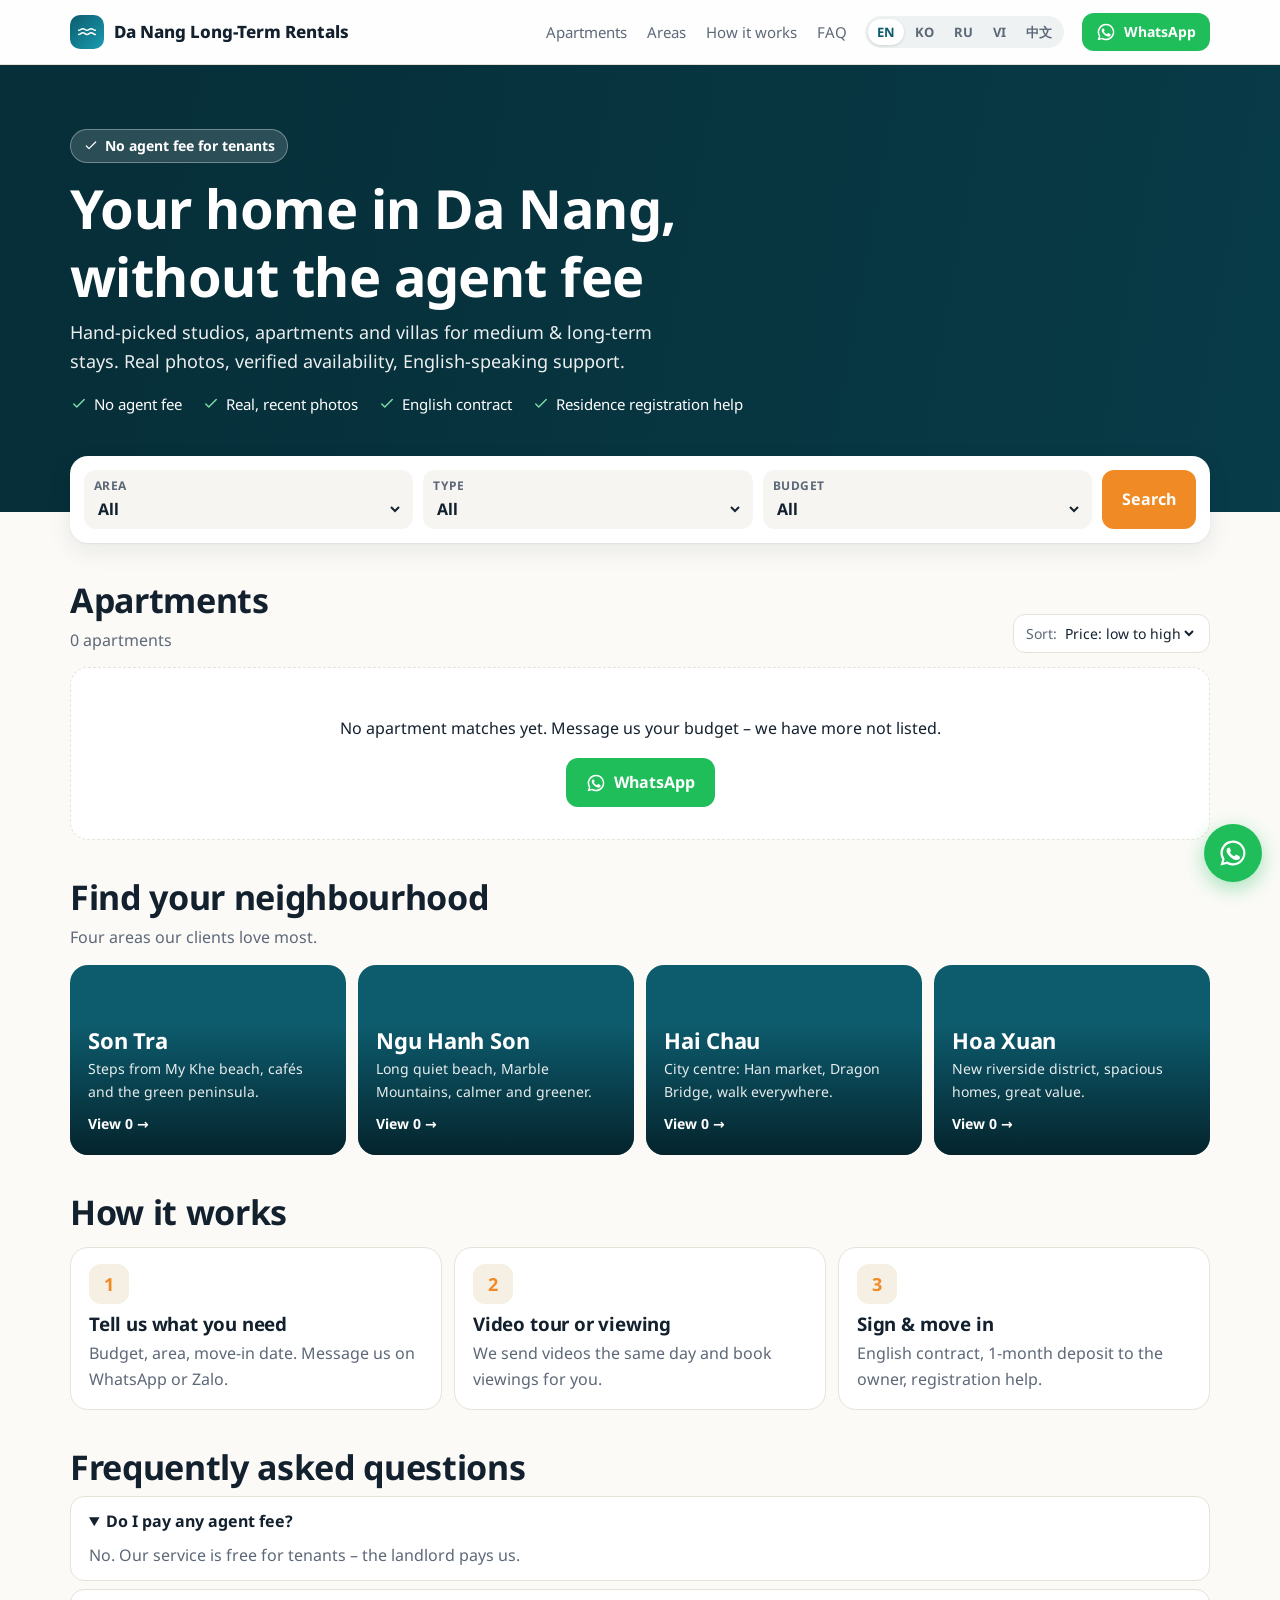
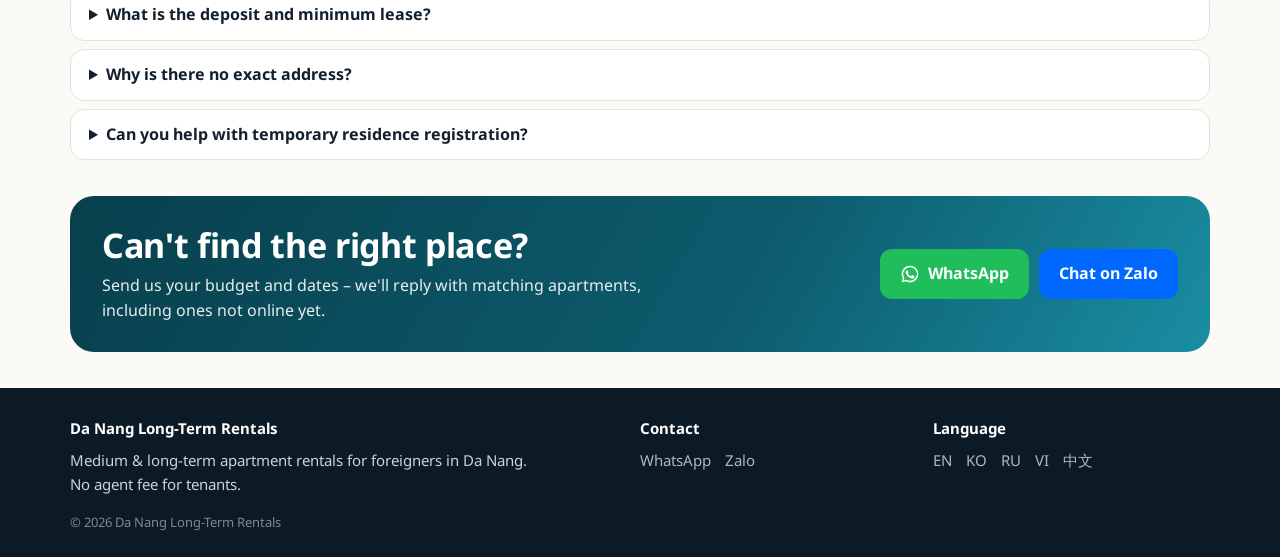
<file: en/index.html>
<!doctype html><html lang="en"><head><meta charset="utf-8"><meta name="viewport" content="width=device-width,initial-scale=1">
<title>Your home in Da Nang, without the agent fee – Da Nang Long-Term Rentals</title><meta name="description" content="Hand-picked studios, apartments and villas for medium &amp; long-term stays. Real photos, verified availability, English-speaking support."><meta property="og:title" content="Your home in Da Nang, without the agent fee – Da Nang Long-Term Rentals"><meta property="og:type" content="website">
<meta property="og:description" content="Hand-picked studios, apartments and villas for medium &amp; long-term stays. Real photos, verified availability, English-speaking support."><link rel="alternate" hreflang="en" href="https://thuatdnn.github.io/danang-rentals/en/"><link rel="alternate" hreflang="ko" href="https://thuatdnn.github.io/danang-rentals/ko/"><link rel="alternate" hreflang="ru" href="https://thuatdnn.github.io/danang-rentals/ru/"><link rel="alternate" hreflang="vi" href="https://thuatdnn.github.io/danang-rentals/vi/"><link rel="alternate" hreflang="zh-CN" href="https://thuatdnn.github.io/danang-rentals/zh/"><meta name="theme-color" content="#0d5c6e"><link rel="preconnect" href="https://fonts.googleapis.com"><link rel="preconnect" href="https://fonts.gstatic.com" crossorigin><link rel="stylesheet" href="https://fonts.googleapis.com/css2?family=Noto+Sans:wght@400;600;700;800&display=swap"><link rel="stylesheet" href="../style.css"><script type="application/ld+json">{"@context": "https://schema.org", "@type": "RealEstateAgent", "name": "Da Nang Long-Term Rentals", "areaServed": "Da Nang, Vietnam", "url": "https://thuatdnn.github.io/danang-rentals/en/"}</script></head><body class="">
<header class="top"><div class="w"><a class="logo" href="./"><b><svg class="i" viewBox="0 0 24 24" width="20" height="20" fill="none" stroke="currentColor" stroke-width="1.8" stroke-linecap="round" stroke-linejoin="round" aria-hidden="true"><path d="M2 15c2.5 0 2.5-2 5-2s2.5 2 5 2 2.5-2 5-2 2.5 2 5 2M2 10c2.5 0 2.5-2 5-2s2.5 2 5 2 2.5-2 5-2 2.5 2 5 2"/></svg></b>Da Nang Long-Term Rentals</a><nav class="menu"><a href="./#list">Apartments</a><a href="./#areas">Areas</a><a href="./#how">How it works</a><a href="./#faq">FAQ</a></nav>
<div class="langs"><a href="../en/" class=on>EN</a><a href="../ko/">KO</a><a href="../ru/">RU</a><a href="../vi/">VI</a><a href="../zh/">中文</a></div><a class="btn wa sm cw" href="#" data-wa="Hi, I&#x27;m looking for an apartment in Da Nang (website)." rel="nofollow"><svg viewBox="0 0 24 24" width="20" height="20" fill="currentColor" aria-hidden="true"><path d="M12 2a10 10 0 00-8.6 15.1L2 22l5-1.3A10 10 0 1012 2zm0 18.2a8.2 8.2 0 01-4.2-1.2l-.3-.2-3 .8.8-2.9-.2-.3A8.2 8.2 0 1112 20.2zm4.5-6.1c-.2-.1-1.5-.7-1.7-.8s-.4-.1-.6.1-.7.8-.8 1-.3.2-.5.1a6.7 6.7 0 01-3.3-2.9c-.3-.4.3-.4.7-1.3.1-.2 0-.3 0-.4l-.8-1.8c-.2-.5-.4-.4-.6-.4h-.5a1 1 0 00-.7.3 3 3 0 00-.9 2.2 5.2 5.2 0 001.1 2.7 11.8 11.8 0 004.5 4c1.7.7 2.3.8 3.2.6a2.7 2.7 0 001.8-1.2 2.2 2.2 0 00.1-1.3c0-.1-.2-.2-.4-.3z"/></svg>WhatsApp</a></div></header>
<section class="hero"><div class="w"><span class="pill"><svg class="i" viewBox="0 0 24 24" width="16" height="16" fill="none" stroke="currentColor" stroke-width="1.8" stroke-linecap="round" stroke-linejoin="round" aria-hidden="true"><path d="M5 12l4 4 10-10"/></svg>No agent fee for tenants</span><h1>Your home in Da Nang, without the agent fee</h1><p>Hand-picked studios, apartments and villas for medium &amp; long-term stays. Real photos, verified availability, English-speaking support.</p>
<div class="trust"><span><svg class="i" viewBox="0 0 24 24" width="18" height="18" fill="none" stroke="currentColor" stroke-width="1.8" stroke-linecap="round" stroke-linejoin="round" aria-hidden="true"><path d="M5 12l4 4 10-10"/></svg>No agent fee</span><span><svg class="i" viewBox="0 0 24 24" width="18" height="18" fill="none" stroke="currentColor" stroke-width="1.8" stroke-linecap="round" stroke-linejoin="round" aria-hidden="true"><path d="M5 12l4 4 10-10"/></svg>Real, recent photos</span><span><svg class="i" viewBox="0 0 24 24" width="18" height="18" fill="none" stroke="currentColor" stroke-width="1.8" stroke-linecap="round" stroke-linejoin="round" aria-hidden="true"><path d="M5 12l4 4 10-10"/></svg>English contract</span><span><svg class="i" viewBox="0 0 24 24" width="18" height="18" fill="none" stroke="currentColor" stroke-width="1.8" stroke-linecap="round" stroke-linejoin="round" aria-hidden="true"><path d="M5 12l4 4 10-10"/></svg>Residence registration help</span></div></div></section>
<div class="w"><form name="f" class="search"><label>Area<select name="a"><option value="">All</option><option value="Sơn Trà">Son Tra</option><option value="Ngũ Hành Sơn">Ngu Hanh Son</option><option value="Hải Châu">Hai Chau</option><option value="Hoà Xuân">Hoa Xuan</option></select></label>
<label>Type<select name="t"><option value="">All</option><option value="studio">Studio</option><option value="1br">1 Bedroom</option><option value="2br">2 Bedrooms</option><option value="villa">Villa</option></select></label>
<label>Budget<select name="p"><option value="">All</option><option value="8">up to 8M VND</option><option value="10">up to 10M VND</option><option value="12">up to 12M VND</option><option value="15">up to 15M VND</option><option value="20">up to 20M VND</option><option value="30">up to 30M VND</option><option value="50">up to 50M VND</option></select></label><button class="btn pri">Search</button></form>
<section id="list"><div class="bar"><div><h2>Apartments</h2><p class="lead" id="k" data-f="{n} apartments"></p></div>
<label>Sort: <select id="o"><option value="a">Price: low to high</option><option value="d">Price: high to low</option></select></label></div>
<div class="g" id="g"></div>
<div id="none" hidden><p>No apartment matches yet. Message us your budget – we have more not listed.</p><a class="btn wa" href="#" data-wa="Hi, I&#x27;m looking for an apartment in Da Nang (website)." rel="nofollow"><svg viewBox="0 0 24 24" width="20" height="20" fill="currentColor" aria-hidden="true"><path d="M12 2a10 10 0 00-8.6 15.1L2 22l5-1.3A10 10 0 1012 2zm0 18.2a8.2 8.2 0 01-4.2-1.2l-.3-.2-3 .8.8-2.9-.2-.3A8.2 8.2 0 1112 20.2zm4.5-6.1c-.2-.1-1.5-.7-1.7-.8s-.4-.1-.6.1-.7.8-.8 1-.3.2-.5.1a6.7 6.7 0 01-3.3-2.9c-.3-.4.3-.4.7-1.3.1-.2 0-.3 0-.4l-.8-1.8c-.2-.5-.4-.4-.6-.4h-.5a1 1 0 00-.7.3 3 3 0 00-.9 2.2 5.2 5.2 0 001.1 2.7 11.8 11.8 0 004.5 4c1.7.7 2.3.8 3.2.6a2.7 2.7 0 001.8-1.2 2.2 2.2 0 00.1-1.3c0-.1-.2-.2-.4-.3z"/></svg>WhatsApp</a></div></section>
<section id="areas"><h2>Find your neighbourhood</h2><p class="lead">Four areas our clients love most.</p><div class="areas"><a class="ar" href="?a=S%C6%A1n%20Tr%C3%A0#list"><div><h3>Son Tra</h3><p>Steps from My Khe beach, cafés and the green peninsula.</p><span>View 0 →</span></div></a><a class="ar" href="?a=Ng%C5%A9%20H%C3%A0nh%20S%C6%A1n#list"><div><h3>Ngu Hanh Son</h3><p>Long quiet beach, Marble Mountains, calmer and greener.</p><span>View 0 →</span></div></a><a class="ar" href="?a=H%E1%BA%A3i%20Ch%C3%A2u#list"><div><h3>Hai Chau</h3><p>City centre: Han market, Dragon Bridge, walk everywhere.</p><span>View 0 →</span></div></a><a class="ar" href="?a=Ho%C3%A0%20Xu%C3%A2n#list"><div><h3>Hoa Xuan</h3><p>New riverside district, spacious homes, great value.</p><span>View 0 →</span></div></a></div></section>
<section id="how"><h2>How it works</h2><div class="how"><div><b>1</b><h3>Tell us what you need</h3><p>Budget, area, move-in date. Message us on WhatsApp or Zalo.</p></div><div><b>2</b><h3>Video tour or viewing</h3><p>We send videos the same day and book viewings for you.</p></div><div><b>3</b><h3>Sign &amp; move in</h3><p>English contract, 1-month deposit to the owner, registration help.</p></div></div></section>
<section id="faq"><h2>Frequently asked questions</h2><details open><summary>Do I pay any agent fee?</summary><p>No. Our service is free for tenants – the landlord pays us.</p></details><details><summary>What is the deposit and minimum lease?</summary><p>Usually 1 month deposit, paid directly to the owner. Minimum lease is 3 months unless stated.</p></details><details><summary>Why is there no exact address?</summary><p>We share the exact address when your viewing is booked, to protect owners&#x27; privacy.</p></details><details><summary>Can you help with temporary residence registration?</summary><p>Yes. We guide you and the landlord through registration and give you an English contract.</p></details></section>
<div class="cta"><div><h2>Can&#x27;t find the right place?</h2><p>Send us your budget and dates – we&#x27;ll reply with matching apartments, including ones not online yet.</p></div><div class="acts"><a class="btn wa" href="#" data-wa="Hi, I&#x27;m looking for an apartment in Da Nang (website)." rel="nofollow"><svg viewBox="0 0 24 24" width="20" height="20" fill="currentColor" aria-hidden="true"><path d="M12 2a10 10 0 00-8.6 15.1L2 22l5-1.3A10 10 0 1012 2zm0 18.2a8.2 8.2 0 01-4.2-1.2l-.3-.2-3 .8.8-2.9-.2-.3A8.2 8.2 0 1112 20.2zm4.5-6.1c-.2-.1-1.5-.7-1.7-.8s-.4-.1-.6.1-.7.8-.8 1-.3.2-.5.1a6.7 6.7 0 01-3.3-2.9c-.3-.4.3-.4.7-1.3.1-.2 0-.3 0-.4l-.8-1.8c-.2-.5-.4-.4-.6-.4h-.5a1 1 0 00-.7.3 3 3 0 00-.9 2.2 5.2 5.2 0 001.1 2.7 11.8 11.8 0 004.5 4c1.7.7 2.3.8 3.2.6a2.7 2.7 0 001.8-1.2 2.2 2.2 0 00.1-1.3c0-.1-.2-.2-.4-.3z"/></svg>WhatsApp</a>
<a class="btn za" href="#" data-za="" rel="nofollow">Chat on Zalo</a></div></div></div>
<footer><div class="w"><div><b>Da Nang Long-Term Rentals</b>Medium &amp; long-term apartment rentals for foreigners in Da Nang.<br>No agent fee for tenants.</div>
<div><b>Contact</b><a href="#" data-wa="Hi, I&#x27;m looking for an apartment in Da Nang (website)." rel="nofollow">WhatsApp</a><a href="#" data-za="" rel="nofollow">Zalo</a></div>
<div><b>Language</b><a href="../en/">EN</a><a href="../ko/">KO</a><a href="../ru/">RU</a><a href="../vi/">VI</a><a href="../zh/">中文</a></div>
<div style="grid-column:1/-1;opacity:.6;font-size:13px">© 2026 Da Nang Long-Term Rentals</div></div></footer>
<a class="fab" href="#" data-wa="Hi, I&#x27;m looking for an apartment in Da Nang (website)." rel="nofollow" aria-label="WhatsApp"><svg viewBox="0 0 24 24" width="20" height="20" fill="currentColor" aria-hidden="true"><path d="M12 2a10 10 0 00-8.6 15.1L2 22l5-1.3A10 10 0 1012 2zm0 18.2a8.2 8.2 0 01-4.2-1.2l-.3-.2-3 .8.8-2.9-.2-.3A8.2 8.2 0 1112 20.2zm4.5-6.1c-.2-.1-1.5-.7-1.7-.8s-.4-.1-.6.1-.7.8-.8 1-.3.2-.5.1a6.7 6.7 0 01-3.3-2.9c-.3-.4.3-.4.7-1.3.1-.2 0-.3 0-.4l-.8-1.8c-.2-.5-.4-.4-.6-.4h-.5a1 1 0 00-.7.3 3 3 0 00-.9 2.2 5.2 5.2 0 001.1 2.7 11.8 11.8 0 004.5 4c1.7.7 2.3.8 3.2.6a2.7 2.7 0 001.8-1.2 2.2 2.2 0 00.1-1.3c0-.1-.2-.2-.4-.3z"/></svg></a><script>(()=>{const n=[...'99909569748'].reverse().join('');document.querySelectorAll('[data-wa]').forEach(a=>a.href='https://wa.me/'+n+'?text='+encodeURIComponent(a.dataset.wa));document.querySelectorAll('[data-za]').forEach(a=>{a.href=a.dataset.za||'https://zalo.me/0'+n.slice(2);a.target='_blank'})})();const f=document.forms.f,g=document.getElementById('g'),cs=[...g.children],n=document.getElementById('none'),k=document.getElementById('k'),o=document.getElementById('o');
const q=new URLSearchParams(location.search);['a','t','p'].forEach(x=>{if(q.get(x))f[x].value=q.get(x)});
function go(){let m=0;cs.forEach(c=>{const ok=(!f.a.value||c.dataset.a==f.a.value)&&(!f.t.value||c.dataset.t==f.t.value)&&(!f.p.value||+c.dataset.p<=+f.p.value);c.hidden=!ok;m+=ok});
n.hidden=m>0;k.textContent=k.dataset.f.replace('{n}',m);const s=o.value;cs.slice().sort((x,y)=>(x.dataset.r-y.dataset.r)||(s=='d'?y.dataset.p-x.dataset.p:x.dataset.p-y.dataset.p)).forEach(c=>g.appendChild(c))}
f.oninput=o.oninput=go;f.onsubmit=e=>{e.preventDefault();go();document.getElementById('list').scrollIntoView()};go();</script></body></html>
</file>
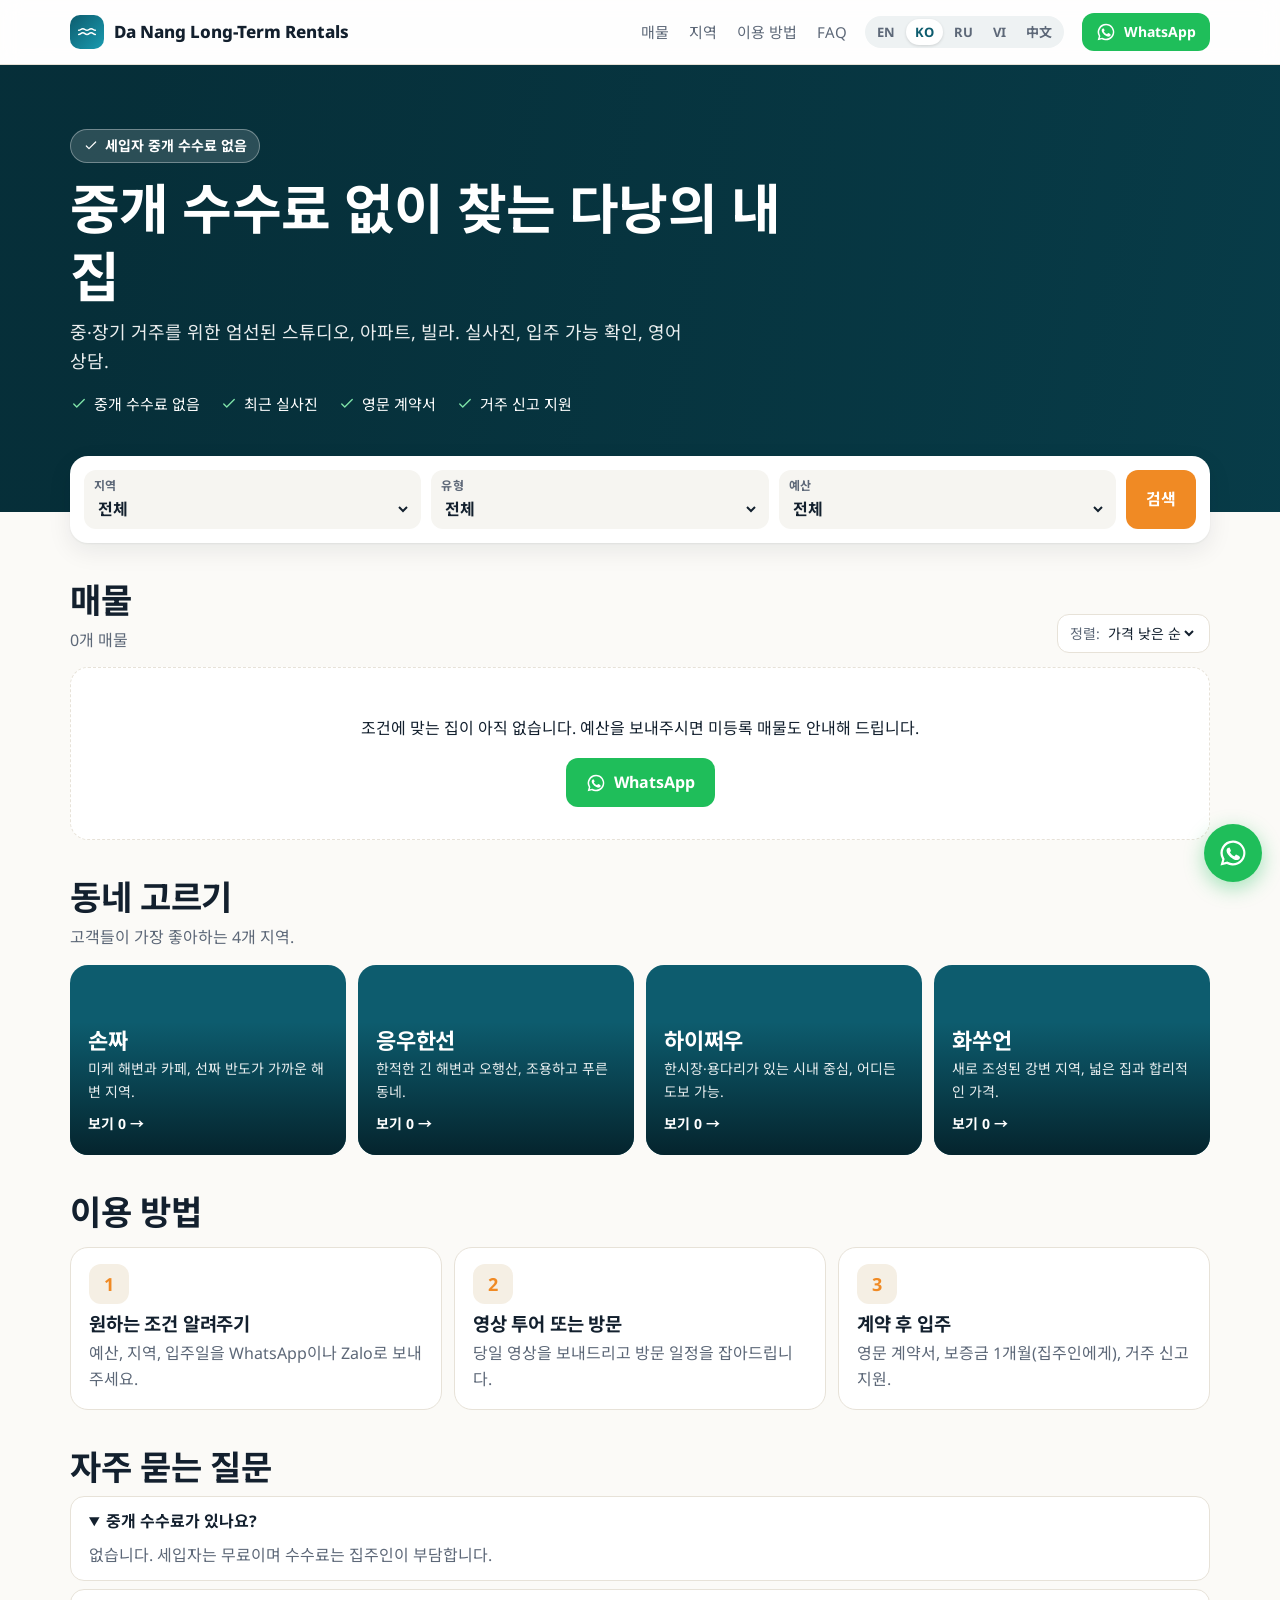
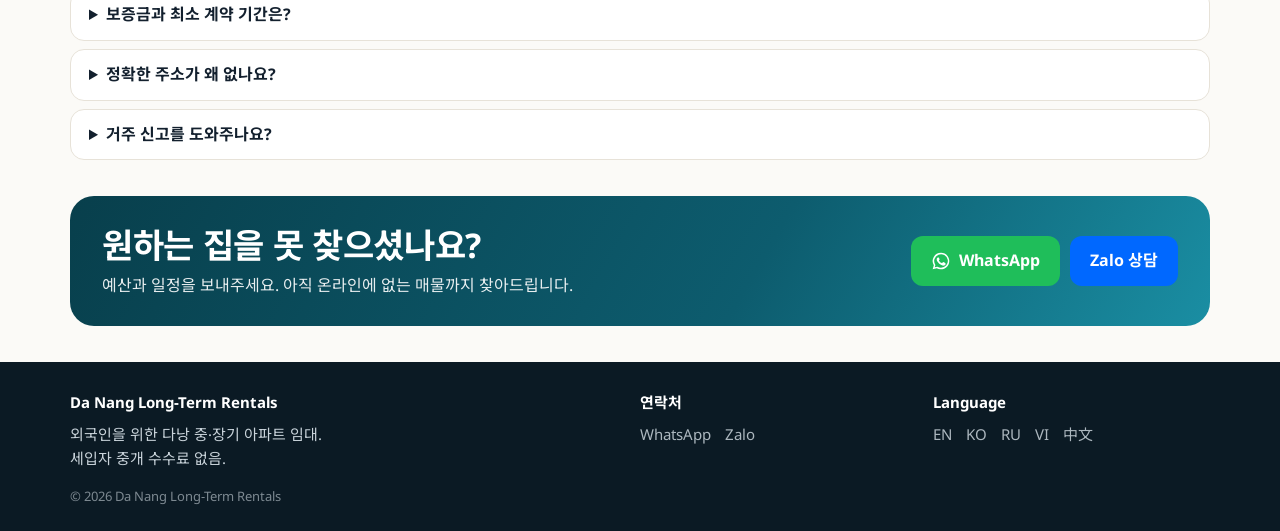
<file: ko/index.html>
<!doctype html><html lang="ko"><head><meta charset="utf-8"><meta name="viewport" content="width=device-width,initial-scale=1">
<title>중개 수수료 없이 찾는 다낭의 내 집 – Da Nang Long-Term Rentals</title><meta name="description" content="중·장기 거주를 위한 엄선된 스튜디오, 아파트, 빌라. 실사진, 입주 가능 확인, 영어 상담."><meta property="og:title" content="중개 수수료 없이 찾는 다낭의 내 집 – Da Nang Long-Term Rentals"><meta property="og:type" content="website">
<meta property="og:description" content="중·장기 거주를 위한 엄선된 스튜디오, 아파트, 빌라. 실사진, 입주 가능 확인, 영어 상담."><link rel="alternate" hreflang="en" href="https://thuatdnn.github.io/danang-rentals/en/"><link rel="alternate" hreflang="ko" href="https://thuatdnn.github.io/danang-rentals/ko/"><link rel="alternate" hreflang="ru" href="https://thuatdnn.github.io/danang-rentals/ru/"><link rel="alternate" hreflang="vi" href="https://thuatdnn.github.io/danang-rentals/vi/"><link rel="alternate" hreflang="zh-CN" href="https://thuatdnn.github.io/danang-rentals/zh/"><meta name="theme-color" content="#0d5c6e"><link rel="preconnect" href="https://fonts.googleapis.com"><link rel="preconnect" href="https://fonts.gstatic.com" crossorigin><link rel="stylesheet" href="https://fonts.googleapis.com/css2?family=Noto+Sans:wght@400;600;700;800&family=Noto+Sans+KR:wght@400;700;800&display=swap"><link rel="stylesheet" href="../style.css"><script type="application/ld+json">{"@context": "https://schema.org", "@type": "RealEstateAgent", "name": "Da Nang Long-Term Rentals", "areaServed": "Da Nang, Vietnam", "url": "https://thuatdnn.github.io/danang-rentals/ko/"}</script></head><body class="">
<header class="top"><div class="w"><a class="logo" href="./"><b><svg class="i" viewBox="0 0 24 24" width="20" height="20" fill="none" stroke="currentColor" stroke-width="1.8" stroke-linecap="round" stroke-linejoin="round" aria-hidden="true"><path d="M2 15c2.5 0 2.5-2 5-2s2.5 2 5 2 2.5-2 5-2 2.5 2 5 2M2 10c2.5 0 2.5-2 5-2s2.5 2 5 2 2.5-2 5-2 2.5 2 5 2"/></svg></b>Da Nang Long-Term Rentals</a><nav class="menu"><a href="./#list">매물</a><a href="./#areas">지역</a><a href="./#how">이용 방법</a><a href="./#faq">FAQ</a></nav>
<div class="langs"><a href="../en/">EN</a><a href="../ko/" class=on>KO</a><a href="../ru/">RU</a><a href="../vi/">VI</a><a href="../zh/">中文</a></div><a class="btn wa sm cw" href="#" data-wa="안녕하세요, 다낭에서 집을 찾고 있습니다 (website)." rel="nofollow"><svg viewBox="0 0 24 24" width="20" height="20" fill="currentColor" aria-hidden="true"><path d="M12 2a10 10 0 00-8.6 15.1L2 22l5-1.3A10 10 0 1012 2zm0 18.2a8.2 8.2 0 01-4.2-1.2l-.3-.2-3 .8.8-2.9-.2-.3A8.2 8.2 0 1112 20.2zm4.5-6.1c-.2-.1-1.5-.7-1.7-.8s-.4-.1-.6.1-.7.8-.8 1-.3.2-.5.1a6.7 6.7 0 01-3.3-2.9c-.3-.4.3-.4.7-1.3.1-.2 0-.3 0-.4l-.8-1.8c-.2-.5-.4-.4-.6-.4h-.5a1 1 0 00-.7.3 3 3 0 00-.9 2.2 5.2 5.2 0 001.1 2.7 11.8 11.8 0 004.5 4c1.7.7 2.3.8 3.2.6a2.7 2.7 0 001.8-1.2 2.2 2.2 0 00.1-1.3c0-.1-.2-.2-.4-.3z"/></svg>WhatsApp</a></div></header>
<section class="hero"><div class="w"><span class="pill"><svg class="i" viewBox="0 0 24 24" width="16" height="16" fill="none" stroke="currentColor" stroke-width="1.8" stroke-linecap="round" stroke-linejoin="round" aria-hidden="true"><path d="M5 12l4 4 10-10"/></svg>세입자 중개 수수료 없음</span><h1>중개 수수료 없이 찾는 다낭의 내 집</h1><p>중·장기 거주를 위한 엄선된 스튜디오, 아파트, 빌라. 실사진, 입주 가능 확인, 영어 상담.</p>
<div class="trust"><span><svg class="i" viewBox="0 0 24 24" width="18" height="18" fill="none" stroke="currentColor" stroke-width="1.8" stroke-linecap="round" stroke-linejoin="round" aria-hidden="true"><path d="M5 12l4 4 10-10"/></svg>중개 수수료 없음</span><span><svg class="i" viewBox="0 0 24 24" width="18" height="18" fill="none" stroke="currentColor" stroke-width="1.8" stroke-linecap="round" stroke-linejoin="round" aria-hidden="true"><path d="M5 12l4 4 10-10"/></svg>최근 실사진</span><span><svg class="i" viewBox="0 0 24 24" width="18" height="18" fill="none" stroke="currentColor" stroke-width="1.8" stroke-linecap="round" stroke-linejoin="round" aria-hidden="true"><path d="M5 12l4 4 10-10"/></svg>영문 계약서</span><span><svg class="i" viewBox="0 0 24 24" width="18" height="18" fill="none" stroke="currentColor" stroke-width="1.8" stroke-linecap="round" stroke-linejoin="round" aria-hidden="true"><path d="M5 12l4 4 10-10"/></svg>거주 신고 지원</span></div></div></section>
<div class="w"><form name="f" class="search"><label>지역<select name="a"><option value="">전체</option><option value="Sơn Trà">손짜</option><option value="Ngũ Hành Sơn">응우한선</option><option value="Hải Châu">하이쩌우</option><option value="Hoà Xuân">화쑤언</option></select></label>
<label>유형<select name="t"><option value="">전체</option><option value="studio">스튜디오</option><option value="1br">침실 1개</option><option value="2br">침실 2개</option><option value="villa">빌라</option></select></label>
<label>예산<select name="p"><option value="">전체</option><option value="8">최대 8백만 VND</option><option value="10">최대 10백만 VND</option><option value="12">최대 12백만 VND</option><option value="15">최대 15백만 VND</option><option value="20">최대 20백만 VND</option><option value="30">최대 30백만 VND</option><option value="50">최대 50백만 VND</option></select></label><button class="btn pri">검색</button></form>
<section id="list"><div class="bar"><div><h2>매물</h2><p class="lead" id="k" data-f="{n}개 매물"></p></div>
<label>정렬: <select id="o"><option value="a">가격 낮은 순</option><option value="d">가격 높은 순</option></select></label></div>
<div class="g" id="g"></div>
<div id="none" hidden><p>조건에 맞는 집이 아직 없습니다. 예산을 보내주시면 미등록 매물도 안내해 드립니다.</p><a class="btn wa" href="#" data-wa="안녕하세요, 다낭에서 집을 찾고 있습니다 (website)." rel="nofollow"><svg viewBox="0 0 24 24" width="20" height="20" fill="currentColor" aria-hidden="true"><path d="M12 2a10 10 0 00-8.6 15.1L2 22l5-1.3A10 10 0 1012 2zm0 18.2a8.2 8.2 0 01-4.2-1.2l-.3-.2-3 .8.8-2.9-.2-.3A8.2 8.2 0 1112 20.2zm4.5-6.1c-.2-.1-1.5-.7-1.7-.8s-.4-.1-.6.1-.7.8-.8 1-.3.2-.5.1a6.7 6.7 0 01-3.3-2.9c-.3-.4.3-.4.7-1.3.1-.2 0-.3 0-.4l-.8-1.8c-.2-.5-.4-.4-.6-.4h-.5a1 1 0 00-.7.3 3 3 0 00-.9 2.2 5.2 5.2 0 001.1 2.7 11.8 11.8 0 004.5 4c1.7.7 2.3.8 3.2.6a2.7 2.7 0 001.8-1.2 2.2 2.2 0 00.1-1.3c0-.1-.2-.2-.4-.3z"/></svg>WhatsApp</a></div></section>
<section id="areas"><h2>동네 고르기</h2><p class="lead">고객들이 가장 좋아하는 4개 지역.</p><div class="areas"><a class="ar" href="?a=S%C6%A1n%20Tr%C3%A0#list"><div><h3>손짜</h3><p>미케 해변과 카페, 선짜 반도가 가까운 해변 지역.</p><span>보기 0 →</span></div></a><a class="ar" href="?a=Ng%C5%A9%20H%C3%A0nh%20S%C6%A1n#list"><div><h3>응우한선</h3><p>한적한 긴 해변과 오행산, 조용하고 푸른 동네.</p><span>보기 0 →</span></div></a><a class="ar" href="?a=H%E1%BA%A3i%20Ch%C3%A2u#list"><div><h3>하이쩌우</h3><p>한시장·용다리가 있는 시내 중심, 어디든 도보 가능.</p><span>보기 0 →</span></div></a><a class="ar" href="?a=Ho%C3%A0%20Xu%C3%A2n#list"><div><h3>화쑤언</h3><p>새로 조성된 강변 지역, 넓은 집과 합리적인 가격.</p><span>보기 0 →</span></div></a></div></section>
<section id="how"><h2>이용 방법</h2><div class="how"><div><b>1</b><h3>원하는 조건 알려주기</h3><p>예산, 지역, 입주일을 WhatsApp이나 Zalo로 보내주세요.</p></div><div><b>2</b><h3>영상 투어 또는 방문</h3><p>당일 영상을 보내드리고 방문 일정을 잡아드립니다.</p></div><div><b>3</b><h3>계약 후 입주</h3><p>영문 계약서, 보증금 1개월(집주인에게), 거주 신고 지원.</p></div></div></section>
<section id="faq"><h2>자주 묻는 질문</h2><details open><summary>중개 수수료가 있나요?</summary><p>없습니다. 세입자는 무료이며 수수료는 집주인이 부담합니다.</p></details><details><summary>보증금과 최소 계약 기간은?</summary><p>보통 보증금 1개월이며 집주인에게 직접 지불합니다. 별도 표기가 없으면 최소 3개월입니다.</p></details><details><summary>정확한 주소가 왜 없나요?</summary><p>집주인 사생활 보호를 위해 방문 일정이 확정되면 주소를 알려드립니다.</p></details><details><summary>거주 신고를 도와주나요?</summary><p>네. 거주 신고 절차를 안내해 드리고 영문 계약서를 제공합니다.</p></details></section>
<div class="cta"><div><h2>원하는 집을 못 찾으셨나요?</h2><p>예산과 일정을 보내주세요. 아직 온라인에 없는 매물까지 찾아드립니다.</p></div><div class="acts"><a class="btn wa" href="#" data-wa="안녕하세요, 다낭에서 집을 찾고 있습니다 (website)." rel="nofollow"><svg viewBox="0 0 24 24" width="20" height="20" fill="currentColor" aria-hidden="true"><path d="M12 2a10 10 0 00-8.6 15.1L2 22l5-1.3A10 10 0 1012 2zm0 18.2a8.2 8.2 0 01-4.2-1.2l-.3-.2-3 .8.8-2.9-.2-.3A8.2 8.2 0 1112 20.2zm4.5-6.1c-.2-.1-1.5-.7-1.7-.8s-.4-.1-.6.1-.7.8-.8 1-.3.2-.5.1a6.7 6.7 0 01-3.3-2.9c-.3-.4.3-.4.7-1.3.1-.2 0-.3 0-.4l-.8-1.8c-.2-.5-.4-.4-.6-.4h-.5a1 1 0 00-.7.3 3 3 0 00-.9 2.2 5.2 5.2 0 001.1 2.7 11.8 11.8 0 004.5 4c1.7.7 2.3.8 3.2.6a2.7 2.7 0 001.8-1.2 2.2 2.2 0 00.1-1.3c0-.1-.2-.2-.4-.3z"/></svg>WhatsApp</a>
<a class="btn za" href="#" data-za="" rel="nofollow">Zalo 상담</a></div></div></div>
<footer><div class="w"><div><b>Da Nang Long-Term Rentals</b>외국인을 위한 다낭 중·장기 아파트 임대.<br>세입자 중개 수수료 없음.</div>
<div><b>연락처</b><a href="#" data-wa="안녕하세요, 다낭에서 집을 찾고 있습니다 (website)." rel="nofollow">WhatsApp</a><a href="#" data-za="" rel="nofollow">Zalo</a></div>
<div><b>Language</b><a href="../en/">EN</a><a href="../ko/">KO</a><a href="../ru/">RU</a><a href="../vi/">VI</a><a href="../zh/">中文</a></div>
<div style="grid-column:1/-1;opacity:.6;font-size:13px">© 2026 Da Nang Long-Term Rentals</div></div></footer>
<a class="fab" href="#" data-wa="안녕하세요, 다낭에서 집을 찾고 있습니다 (website)." rel="nofollow" aria-label="WhatsApp"><svg viewBox="0 0 24 24" width="20" height="20" fill="currentColor" aria-hidden="true"><path d="M12 2a10 10 0 00-8.6 15.1L2 22l5-1.3A10 10 0 1012 2zm0 18.2a8.2 8.2 0 01-4.2-1.2l-.3-.2-3 .8.8-2.9-.2-.3A8.2 8.2 0 1112 20.2zm4.5-6.1c-.2-.1-1.5-.7-1.7-.8s-.4-.1-.6.1-.7.8-.8 1-.3.2-.5.1a6.7 6.7 0 01-3.3-2.9c-.3-.4.3-.4.7-1.3.1-.2 0-.3 0-.4l-.8-1.8c-.2-.5-.4-.4-.6-.4h-.5a1 1 0 00-.7.3 3 3 0 00-.9 2.2 5.2 5.2 0 001.1 2.7 11.8 11.8 0 004.5 4c1.7.7 2.3.8 3.2.6a2.7 2.7 0 001.8-1.2 2.2 2.2 0 00.1-1.3c0-.1-.2-.2-.4-.3z"/></svg></a><script>(()=>{const n=[...'99909569748'].reverse().join('');document.querySelectorAll('[data-wa]').forEach(a=>a.href='https://wa.me/'+n+'?text='+encodeURIComponent(a.dataset.wa));document.querySelectorAll('[data-za]').forEach(a=>{a.href=a.dataset.za||'https://zalo.me/0'+n.slice(2);a.target='_blank'})})();const f=document.forms.f,g=document.getElementById('g'),cs=[...g.children],n=document.getElementById('none'),k=document.getElementById('k'),o=document.getElementById('o');
const q=new URLSearchParams(location.search);['a','t','p'].forEach(x=>{if(q.get(x))f[x].value=q.get(x)});
function go(){let m=0;cs.forEach(c=>{const ok=(!f.a.value||c.dataset.a==f.a.value)&&(!f.t.value||c.dataset.t==f.t.value)&&(!f.p.value||+c.dataset.p<=+f.p.value);c.hidden=!ok;m+=ok});
n.hidden=m>0;k.textContent=k.dataset.f.replace('{n}',m);const s=o.value;cs.slice().sort((x,y)=>(x.dataset.r-y.dataset.r)||(s=='d'?y.dataset.p-x.dataset.p:x.dataset.p-y.dataset.p)).forEach(c=>g.appendChild(c))}
f.oninput=o.oninput=go;f.onsubmit=e=>{e.preventDefault();go();document.getElementById('list').scrollIntoView()};go();</script></body></html>
</file>
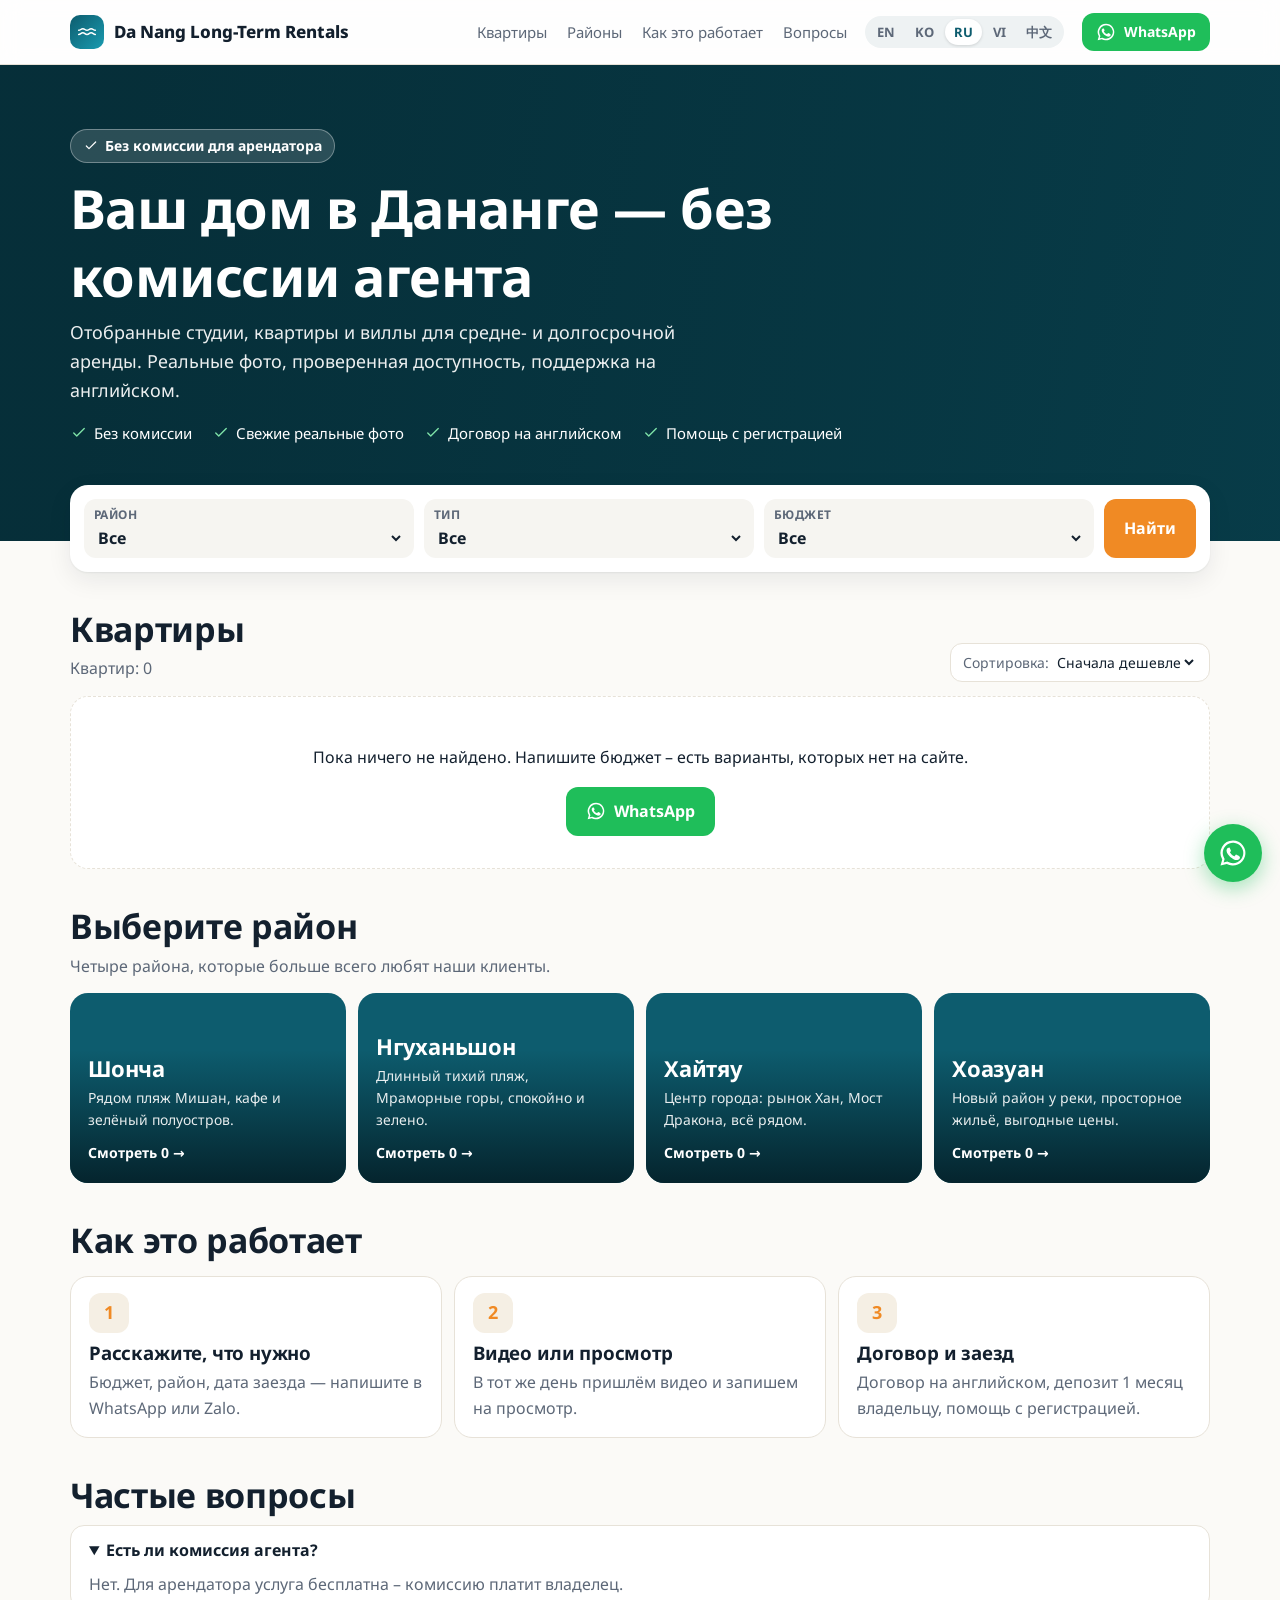
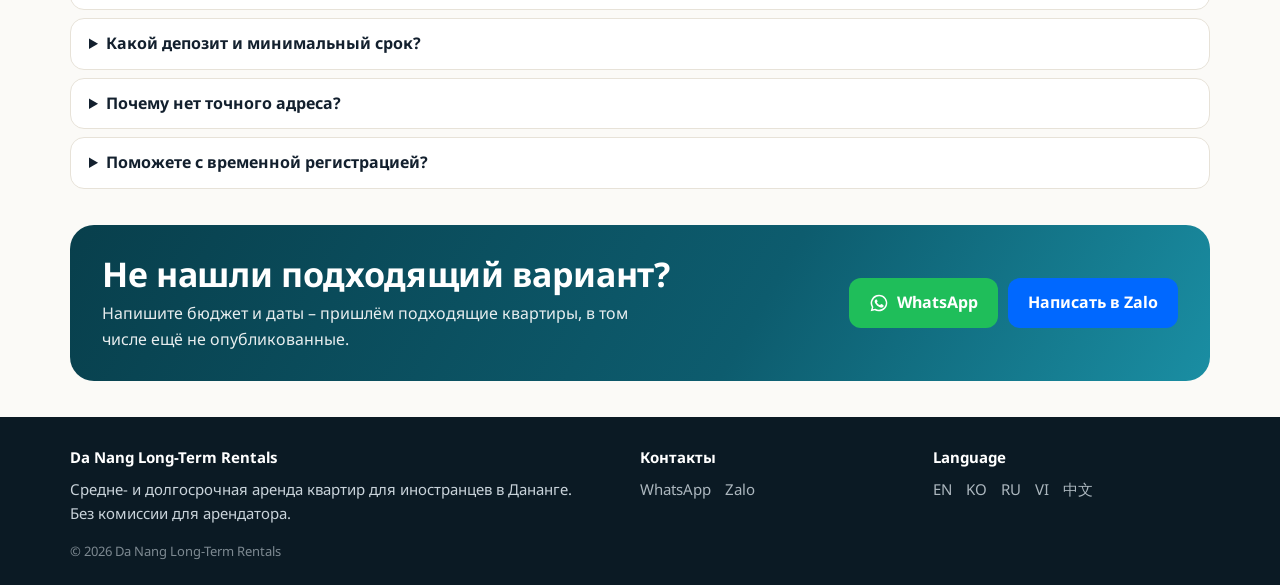
<file: ru/index.html>
<!doctype html><html lang="ru"><head><meta charset="utf-8"><meta name="viewport" content="width=device-width,initial-scale=1">
<title>Ваш дом в Дананге — без комиссии агента – Da Nang Long-Term Rentals</title><meta name="description" content="Отобранные студии, квартиры и виллы для средне- и долгосрочной аренды. Реальные фото, проверенная доступность, поддержка на английском."><meta property="og:title" content="Ваш дом в Дананге — без комиссии агента – Da Nang Long-Term Rentals"><meta property="og:type" content="website">
<meta property="og:description" content="Отобранные студии, квартиры и виллы для средне- и долгосрочной аренды. Реальные фото, проверенная доступность, поддержка на английском."><link rel="alternate" hreflang="en" href="https://thuatdnn.github.io/danang-rentals/en/"><link rel="alternate" hreflang="ko" href="https://thuatdnn.github.io/danang-rentals/ko/"><link rel="alternate" hreflang="ru" href="https://thuatdnn.github.io/danang-rentals/ru/"><link rel="alternate" hreflang="vi" href="https://thuatdnn.github.io/danang-rentals/vi/"><link rel="alternate" hreflang="zh-CN" href="https://thuatdnn.github.io/danang-rentals/zh/"><meta name="theme-color" content="#0d5c6e"><link rel="preconnect" href="https://fonts.googleapis.com"><link rel="preconnect" href="https://fonts.gstatic.com" crossorigin><link rel="stylesheet" href="https://fonts.googleapis.com/css2?family=Noto+Sans:wght@400;600;700;800&display=swap"><link rel="stylesheet" href="../style.css"><script type="application/ld+json">{"@context": "https://schema.org", "@type": "RealEstateAgent", "name": "Da Nang Long-Term Rentals", "areaServed": "Da Nang, Vietnam", "url": "https://thuatdnn.github.io/danang-rentals/ru/"}</script></head><body class="">
<header class="top"><div class="w"><a class="logo" href="./"><b><svg class="i" viewBox="0 0 24 24" width="20" height="20" fill="none" stroke="currentColor" stroke-width="1.8" stroke-linecap="round" stroke-linejoin="round" aria-hidden="true"><path d="M2 15c2.5 0 2.5-2 5-2s2.5 2 5 2 2.5-2 5-2 2.5 2 5 2M2 10c2.5 0 2.5-2 5-2s2.5 2 5 2 2.5-2 5-2 2.5 2 5 2"/></svg></b>Da Nang Long-Term Rentals</a><nav class="menu"><a href="./#list">Квартиры</a><a href="./#areas">Районы</a><a href="./#how">Как это работает</a><a href="./#faq">Вопросы</a></nav>
<div class="langs"><a href="../en/">EN</a><a href="../ko/">KO</a><a href="../ru/" class=on>RU</a><a href="../vi/">VI</a><a href="../zh/">中文</a></div><a class="btn wa sm cw" href="#" data-wa="Здравствуйте, ищу квартиру в Дананге (website)." rel="nofollow"><svg viewBox="0 0 24 24" width="20" height="20" fill="currentColor" aria-hidden="true"><path d="M12 2a10 10 0 00-8.6 15.1L2 22l5-1.3A10 10 0 1012 2zm0 18.2a8.2 8.2 0 01-4.2-1.2l-.3-.2-3 .8.8-2.9-.2-.3A8.2 8.2 0 1112 20.2zm4.5-6.1c-.2-.1-1.5-.7-1.7-.8s-.4-.1-.6.1-.7.8-.8 1-.3.2-.5.1a6.7 6.7 0 01-3.3-2.9c-.3-.4.3-.4.7-1.3.1-.2 0-.3 0-.4l-.8-1.8c-.2-.5-.4-.4-.6-.4h-.5a1 1 0 00-.7.3 3 3 0 00-.9 2.2 5.2 5.2 0 001.1 2.7 11.8 11.8 0 004.5 4c1.7.7 2.3.8 3.2.6a2.7 2.7 0 001.8-1.2 2.2 2.2 0 00.1-1.3c0-.1-.2-.2-.4-.3z"/></svg>WhatsApp</a></div></header>
<section class="hero"><div class="w"><span class="pill"><svg class="i" viewBox="0 0 24 24" width="16" height="16" fill="none" stroke="currentColor" stroke-width="1.8" stroke-linecap="round" stroke-linejoin="round" aria-hidden="true"><path d="M5 12l4 4 10-10"/></svg>Без комиссии для арендатора</span><h1>Ваш дом в Дананге — без комиссии агента</h1><p>Отобранные студии, квартиры и виллы для средне- и долгосрочной аренды. Реальные фото, проверенная доступность, поддержка на английском.</p>
<div class="trust"><span><svg class="i" viewBox="0 0 24 24" width="18" height="18" fill="none" stroke="currentColor" stroke-width="1.8" stroke-linecap="round" stroke-linejoin="round" aria-hidden="true"><path d="M5 12l4 4 10-10"/></svg>Без комиссии</span><span><svg class="i" viewBox="0 0 24 24" width="18" height="18" fill="none" stroke="currentColor" stroke-width="1.8" stroke-linecap="round" stroke-linejoin="round" aria-hidden="true"><path d="M5 12l4 4 10-10"/></svg>Свежие реальные фото</span><span><svg class="i" viewBox="0 0 24 24" width="18" height="18" fill="none" stroke="currentColor" stroke-width="1.8" stroke-linecap="round" stroke-linejoin="round" aria-hidden="true"><path d="M5 12l4 4 10-10"/></svg>Договор на английском</span><span><svg class="i" viewBox="0 0 24 24" width="18" height="18" fill="none" stroke="currentColor" stroke-width="1.8" stroke-linecap="round" stroke-linejoin="round" aria-hidden="true"><path d="M5 12l4 4 10-10"/></svg>Помощь с регистрацией</span></div></div></section>
<div class="w"><form name="f" class="search"><label>Район<select name="a"><option value="">Все</option><option value="Sơn Trà">Шонча</option><option value="Ngũ Hành Sơn">Нгуханьшон</option><option value="Hải Châu">Хайтяу</option><option value="Hoà Xuân">Хоазуан</option></select></label>
<label>Тип<select name="t"><option value="">Все</option><option value="studio">Студия</option><option value="1br">1 спальня</option><option value="2br">2 спальни</option><option value="villa">Вилла</option></select></label>
<label>Бюджет<select name="p"><option value="">Все</option><option value="8">до 8 млн VND</option><option value="10">до 10 млн VND</option><option value="12">до 12 млн VND</option><option value="15">до 15 млн VND</option><option value="20">до 20 млн VND</option><option value="30">до 30 млн VND</option><option value="50">до 50 млн VND</option></select></label><button class="btn pri">Найти</button></form>
<section id="list"><div class="bar"><div><h2>Квартиры</h2><p class="lead" id="k" data-f="Квартир: {n}"></p></div>
<label>Сортировка: <select id="o"><option value="a">Сначала дешевле</option><option value="d">Сначала дороже</option></select></label></div>
<div class="g" id="g"></div>
<div id="none" hidden><p>Пока ничего не найдено. Напишите бюджет – есть варианты, которых нет на сайте.</p><a class="btn wa" href="#" data-wa="Здравствуйте, ищу квартиру в Дананге (website)." rel="nofollow"><svg viewBox="0 0 24 24" width="20" height="20" fill="currentColor" aria-hidden="true"><path d="M12 2a10 10 0 00-8.6 15.1L2 22l5-1.3A10 10 0 1012 2zm0 18.2a8.2 8.2 0 01-4.2-1.2l-.3-.2-3 .8.8-2.9-.2-.3A8.2 8.2 0 1112 20.2zm4.5-6.1c-.2-.1-1.5-.7-1.7-.8s-.4-.1-.6.1-.7.8-.8 1-.3.2-.5.1a6.7 6.7 0 01-3.3-2.9c-.3-.4.3-.4.7-1.3.1-.2 0-.3 0-.4l-.8-1.8c-.2-.5-.4-.4-.6-.4h-.5a1 1 0 00-.7.3 3 3 0 00-.9 2.2 5.2 5.2 0 001.1 2.7 11.8 11.8 0 004.5 4c1.7.7 2.3.8 3.2.6a2.7 2.7 0 001.8-1.2 2.2 2.2 0 00.1-1.3c0-.1-.2-.2-.4-.3z"/></svg>WhatsApp</a></div></section>
<section id="areas"><h2>Выберите район</h2><p class="lead">Четыре района, которые больше всего любят наши клиенты.</p><div class="areas"><a class="ar" href="?a=S%C6%A1n%20Tr%C3%A0#list"><div><h3>Шонча</h3><p>Рядом пляж Мишан, кафе и зелёный полуостров.</p><span>Смотреть 0 →</span></div></a><a class="ar" href="?a=Ng%C5%A9%20H%C3%A0nh%20S%C6%A1n#list"><div><h3>Нгуханьшон</h3><p>Длинный тихий пляж, Мраморные горы, спокойно и зелено.</p><span>Смотреть 0 →</span></div></a><a class="ar" href="?a=H%E1%BA%A3i%20Ch%C3%A2u#list"><div><h3>Хайтяу</h3><p>Центр города: рынок Хан, Мост Дракона, всё рядом.</p><span>Смотреть 0 →</span></div></a><a class="ar" href="?a=Ho%C3%A0%20Xu%C3%A2n#list"><div><h3>Хоазуан</h3><p>Новый район у реки, просторное жильё, выгодные цены.</p><span>Смотреть 0 →</span></div></a></div></section>
<section id="how"><h2>Как это работает</h2><div class="how"><div><b>1</b><h3>Расскажите, что нужно</h3><p>Бюджет, район, дата заезда — напишите в WhatsApp или Zalo.</p></div><div><b>2</b><h3>Видео или просмотр</h3><p>В тот же день пришлём видео и запишем на просмотр.</p></div><div><b>3</b><h3>Договор и заезд</h3><p>Договор на английском, депозит 1 месяц владельцу, помощь с регистрацией.</p></div></div></section>
<section id="faq"><h2>Частые вопросы</h2><details open><summary>Есть ли комиссия агента?</summary><p>Нет. Для арендатора услуга бесплатна – комиссию платит владелец.</p></details><details><summary>Какой депозит и минимальный срок?</summary><p>Обычно депозит 1 месяц, платится напрямую владельцу. Минимальный срок 3 месяца, если не указано иное.</p></details><details><summary>Почему нет точного адреса?</summary><p>Точный адрес сообщаем после записи на просмотр – это защищает владельцев.</p></details><details><summary>Поможете с временной регистрацией?</summary><p>Да. Проведём вас и владельца через регистрацию и дадим договор на английском.</p></details></section>
<div class="cta"><div><h2>Не нашли подходящий вариант?</h2><p>Напишите бюджет и даты – пришлём подходящие квартиры, в том числе ещё не опубликованные.</p></div><div class="acts"><a class="btn wa" href="#" data-wa="Здравствуйте, ищу квартиру в Дананге (website)." rel="nofollow"><svg viewBox="0 0 24 24" width="20" height="20" fill="currentColor" aria-hidden="true"><path d="M12 2a10 10 0 00-8.6 15.1L2 22l5-1.3A10 10 0 1012 2zm0 18.2a8.2 8.2 0 01-4.2-1.2l-.3-.2-3 .8.8-2.9-.2-.3A8.2 8.2 0 1112 20.2zm4.5-6.1c-.2-.1-1.5-.7-1.7-.8s-.4-.1-.6.1-.7.8-.8 1-.3.2-.5.1a6.7 6.7 0 01-3.3-2.9c-.3-.4.3-.4.7-1.3.1-.2 0-.3 0-.4l-.8-1.8c-.2-.5-.4-.4-.6-.4h-.5a1 1 0 00-.7.3 3 3 0 00-.9 2.2 5.2 5.2 0 001.1 2.7 11.8 11.8 0 004.5 4c1.7.7 2.3.8 3.2.6a2.7 2.7 0 001.8-1.2 2.2 2.2 0 00.1-1.3c0-.1-.2-.2-.4-.3z"/></svg>WhatsApp</a>
<a class="btn za" href="#" data-za="" rel="nofollow">Написать в Zalo</a></div></div></div>
<footer><div class="w"><div><b>Da Nang Long-Term Rentals</b>Средне- и долгосрочная аренда квартир для иностранцев в Дананге.<br>Без комиссии для арендатора.</div>
<div><b>Контакты</b><a href="#" data-wa="Здравствуйте, ищу квартиру в Дананге (website)." rel="nofollow">WhatsApp</a><a href="#" data-za="" rel="nofollow">Zalo</a></div>
<div><b>Language</b><a href="../en/">EN</a><a href="../ko/">KO</a><a href="../ru/">RU</a><a href="../vi/">VI</a><a href="../zh/">中文</a></div>
<div style="grid-column:1/-1;opacity:.6;font-size:13px">© 2026 Da Nang Long-Term Rentals</div></div></footer>
<a class="fab" href="#" data-wa="Здравствуйте, ищу квартиру в Дананге (website)." rel="nofollow" aria-label="WhatsApp"><svg viewBox="0 0 24 24" width="20" height="20" fill="currentColor" aria-hidden="true"><path d="M12 2a10 10 0 00-8.6 15.1L2 22l5-1.3A10 10 0 1012 2zm0 18.2a8.2 8.2 0 01-4.2-1.2l-.3-.2-3 .8.8-2.9-.2-.3A8.2 8.2 0 1112 20.2zm4.5-6.1c-.2-.1-1.5-.7-1.7-.8s-.4-.1-.6.1-.7.8-.8 1-.3.2-.5.1a6.7 6.7 0 01-3.3-2.9c-.3-.4.3-.4.7-1.3.1-.2 0-.3 0-.4l-.8-1.8c-.2-.5-.4-.4-.6-.4h-.5a1 1 0 00-.7.3 3 3 0 00-.9 2.2 5.2 5.2 0 001.1 2.7 11.8 11.8 0 004.5 4c1.7.7 2.3.8 3.2.6a2.7 2.7 0 001.8-1.2 2.2 2.2 0 00.1-1.3c0-.1-.2-.2-.4-.3z"/></svg></a><script>(()=>{const n=[...'99909569748'].reverse().join('');document.querySelectorAll('[data-wa]').forEach(a=>a.href='https://wa.me/'+n+'?text='+encodeURIComponent(a.dataset.wa));document.querySelectorAll('[data-za]').forEach(a=>{a.href=a.dataset.za||'https://zalo.me/0'+n.slice(2);a.target='_blank'})})();const f=document.forms.f,g=document.getElementById('g'),cs=[...g.children],n=document.getElementById('none'),k=document.getElementById('k'),o=document.getElementById('o');
const q=new URLSearchParams(location.search);['a','t','p'].forEach(x=>{if(q.get(x))f[x].value=q.get(x)});
function go(){let m=0;cs.forEach(c=>{const ok=(!f.a.value||c.dataset.a==f.a.value)&&(!f.t.value||c.dataset.t==f.t.value)&&(!f.p.value||+c.dataset.p<=+f.p.value);c.hidden=!ok;m+=ok});
n.hidden=m>0;k.textContent=k.dataset.f.replace('{n}',m);const s=o.value;cs.slice().sort((x,y)=>(x.dataset.r-y.dataset.r)||(s=='d'?y.dataset.p-x.dataset.p:x.dataset.p-y.dataset.p)).forEach(c=>g.appendChild(c))}
f.oninput=o.oninput=go;f.onsubmit=e=>{e.preventDefault();go();document.getElementById('list').scrollIntoView()};go();</script></body></html>
</file>
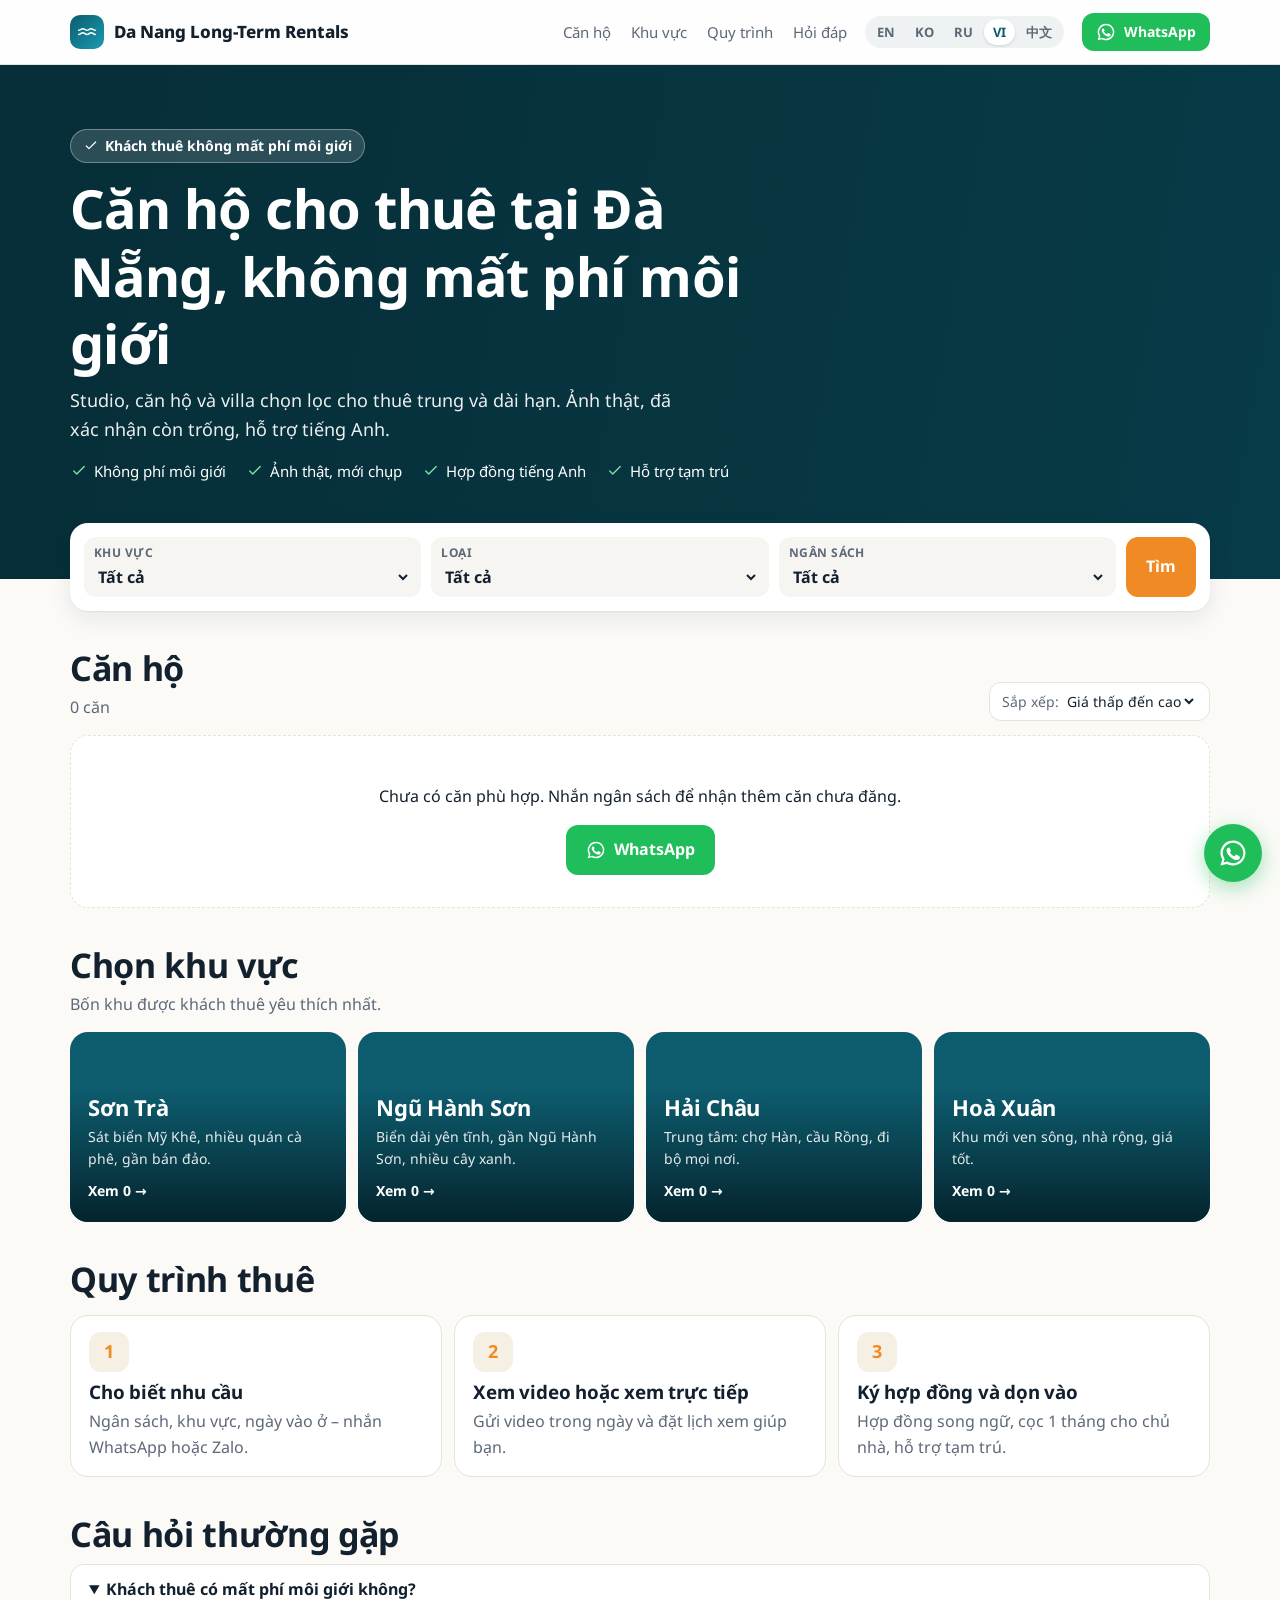
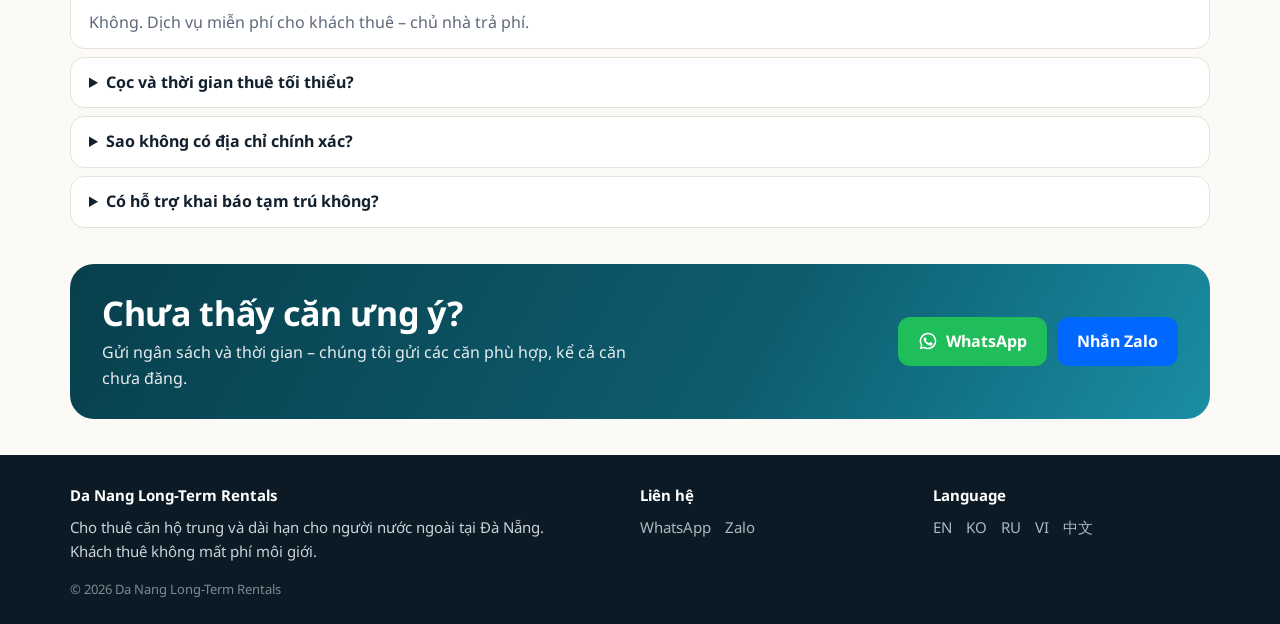
<file: vi/index.html>
<!doctype html><html lang="vi"><head><meta charset="utf-8"><meta name="viewport" content="width=device-width,initial-scale=1">
<title>Căn hộ cho thuê tại Đà Nẵng, không mất phí môi giới – Da Nang Long-Term Rentals</title><meta name="description" content="Studio, căn hộ và villa chọn lọc cho thuê trung và dài hạn. Ảnh thật, đã xác nhận còn trống, hỗ trợ tiếng Anh."><meta property="og:title" content="Căn hộ cho thuê tại Đà Nẵng, không mất phí môi giới – Da Nang Long-Term Rentals"><meta property="og:type" content="website">
<meta property="og:description" content="Studio, căn hộ và villa chọn lọc cho thuê trung và dài hạn. Ảnh thật, đã xác nhận còn trống, hỗ trợ tiếng Anh."><link rel="alternate" hreflang="en" href="https://thuatdnn.github.io/danang-rentals/en/"><link rel="alternate" hreflang="ko" href="https://thuatdnn.github.io/danang-rentals/ko/"><link rel="alternate" hreflang="ru" href="https://thuatdnn.github.io/danang-rentals/ru/"><link rel="alternate" hreflang="vi" href="https://thuatdnn.github.io/danang-rentals/vi/"><link rel="alternate" hreflang="zh-CN" href="https://thuatdnn.github.io/danang-rentals/zh/"><meta name="theme-color" content="#0d5c6e"><link rel="preconnect" href="https://fonts.googleapis.com"><link rel="preconnect" href="https://fonts.gstatic.com" crossorigin><link rel="stylesheet" href="https://fonts.googleapis.com/css2?family=Noto+Sans:wght@400;600;700;800&display=swap"><link rel="stylesheet" href="../style.css"><script type="application/ld+json">{"@context": "https://schema.org", "@type": "RealEstateAgent", "name": "Da Nang Long-Term Rentals", "areaServed": "Da Nang, Vietnam", "url": "https://thuatdnn.github.io/danang-rentals/vi/"}</script></head><body class="">
<header class="top"><div class="w"><a class="logo" href="./"><b><svg class="i" viewBox="0 0 24 24" width="20" height="20" fill="none" stroke="currentColor" stroke-width="1.8" stroke-linecap="round" stroke-linejoin="round" aria-hidden="true"><path d="M2 15c2.5 0 2.5-2 5-2s2.5 2 5 2 2.5-2 5-2 2.5 2 5 2M2 10c2.5 0 2.5-2 5-2s2.5 2 5 2 2.5-2 5-2 2.5 2 5 2"/></svg></b>Da Nang Long-Term Rentals</a><nav class="menu"><a href="./#list">Căn hộ</a><a href="./#areas">Khu vực</a><a href="./#how">Quy trình</a><a href="./#faq">Hỏi đáp</a></nav>
<div class="langs"><a href="../en/">EN</a><a href="../ko/">KO</a><a href="../ru/">RU</a><a href="../vi/" class=on>VI</a><a href="../zh/">中文</a></div><a class="btn wa sm cw" href="#" data-wa="Chào anh/chị, tôi đang tìm căn hộ ở Đà Nẵng (website)." rel="nofollow"><svg viewBox="0 0 24 24" width="20" height="20" fill="currentColor" aria-hidden="true"><path d="M12 2a10 10 0 00-8.6 15.1L2 22l5-1.3A10 10 0 1012 2zm0 18.2a8.2 8.2 0 01-4.2-1.2l-.3-.2-3 .8.8-2.9-.2-.3A8.2 8.2 0 1112 20.2zm4.5-6.1c-.2-.1-1.5-.7-1.7-.8s-.4-.1-.6.1-.7.8-.8 1-.3.2-.5.1a6.7 6.7 0 01-3.3-2.9c-.3-.4.3-.4.7-1.3.1-.2 0-.3 0-.4l-.8-1.8c-.2-.5-.4-.4-.6-.4h-.5a1 1 0 00-.7.3 3 3 0 00-.9 2.2 5.2 5.2 0 001.1 2.7 11.8 11.8 0 004.5 4c1.7.7 2.3.8 3.2.6a2.7 2.7 0 001.8-1.2 2.2 2.2 0 00.1-1.3c0-.1-.2-.2-.4-.3z"/></svg>WhatsApp</a></div></header>
<section class="hero"><div class="w"><span class="pill"><svg class="i" viewBox="0 0 24 24" width="16" height="16" fill="none" stroke="currentColor" stroke-width="1.8" stroke-linecap="round" stroke-linejoin="round" aria-hidden="true"><path d="M5 12l4 4 10-10"/></svg>Khách thuê không mất phí môi giới</span><h1>Căn hộ cho thuê tại Đà Nẵng, không mất phí môi giới</h1><p>Studio, căn hộ và villa chọn lọc cho thuê trung và dài hạn. Ảnh thật, đã xác nhận còn trống, hỗ trợ tiếng Anh.</p>
<div class="trust"><span><svg class="i" viewBox="0 0 24 24" width="18" height="18" fill="none" stroke="currentColor" stroke-width="1.8" stroke-linecap="round" stroke-linejoin="round" aria-hidden="true"><path d="M5 12l4 4 10-10"/></svg>Không phí môi giới</span><span><svg class="i" viewBox="0 0 24 24" width="18" height="18" fill="none" stroke="currentColor" stroke-width="1.8" stroke-linecap="round" stroke-linejoin="round" aria-hidden="true"><path d="M5 12l4 4 10-10"/></svg>Ảnh thật, mới chụp</span><span><svg class="i" viewBox="0 0 24 24" width="18" height="18" fill="none" stroke="currentColor" stroke-width="1.8" stroke-linecap="round" stroke-linejoin="round" aria-hidden="true"><path d="M5 12l4 4 10-10"/></svg>Hợp đồng tiếng Anh</span><span><svg class="i" viewBox="0 0 24 24" width="18" height="18" fill="none" stroke="currentColor" stroke-width="1.8" stroke-linecap="round" stroke-linejoin="round" aria-hidden="true"><path d="M5 12l4 4 10-10"/></svg>Hỗ trợ tạm trú</span></div></div></section>
<div class="w"><form name="f" class="search"><label>Khu vực<select name="a"><option value="">Tất cả</option><option value="Sơn Trà">Sơn Trà</option><option value="Ngũ Hành Sơn">Ngũ Hành Sơn</option><option value="Hải Châu">Hải Châu</option><option value="Hoà Xuân">Hoà Xuân</option></select></label>
<label>Loại<select name="t"><option value="">Tất cả</option><option value="studio">Studio</option><option value="1br">1 phòng ngủ</option><option value="2br">2 phòng ngủ</option><option value="villa">Villa</option></select></label>
<label>Ngân sách<select name="p"><option value="">Tất cả</option><option value="8">tối đa 8 triệu</option><option value="10">tối đa 10 triệu</option><option value="12">tối đa 12 triệu</option><option value="15">tối đa 15 triệu</option><option value="20">tối đa 20 triệu</option><option value="30">tối đa 30 triệu</option><option value="50">tối đa 50 triệu</option></select></label><button class="btn pri">Tìm</button></form>
<section id="list"><div class="bar"><div><h2>Căn hộ</h2><p class="lead" id="k" data-f="{n} căn"></p></div>
<label>Sắp xếp: <select id="o"><option value="a">Giá thấp đến cao</option><option value="d">Giá cao đến thấp</option></select></label></div>
<div class="g" id="g"></div>
<div id="none" hidden><p>Chưa có căn phù hợp. Nhắn ngân sách để nhận thêm căn chưa đăng.</p><a class="btn wa" href="#" data-wa="Chào anh/chị, tôi đang tìm căn hộ ở Đà Nẵng (website)." rel="nofollow"><svg viewBox="0 0 24 24" width="20" height="20" fill="currentColor" aria-hidden="true"><path d="M12 2a10 10 0 00-8.6 15.1L2 22l5-1.3A10 10 0 1012 2zm0 18.2a8.2 8.2 0 01-4.2-1.2l-.3-.2-3 .8.8-2.9-.2-.3A8.2 8.2 0 1112 20.2zm4.5-6.1c-.2-.1-1.5-.7-1.7-.8s-.4-.1-.6.1-.7.8-.8 1-.3.2-.5.1a6.7 6.7 0 01-3.3-2.9c-.3-.4.3-.4.7-1.3.1-.2 0-.3 0-.4l-.8-1.8c-.2-.5-.4-.4-.6-.4h-.5a1 1 0 00-.7.3 3 3 0 00-.9 2.2 5.2 5.2 0 001.1 2.7 11.8 11.8 0 004.5 4c1.7.7 2.3.8 3.2.6a2.7 2.7 0 001.8-1.2 2.2 2.2 0 00.1-1.3c0-.1-.2-.2-.4-.3z"/></svg>WhatsApp</a></div></section>
<section id="areas"><h2>Chọn khu vực</h2><p class="lead">Bốn khu được khách thuê yêu thích nhất.</p><div class="areas"><a class="ar" href="?a=S%C6%A1n%20Tr%C3%A0#list"><div><h3>Sơn Trà</h3><p>Sát biển Mỹ Khê, nhiều quán cà phê, gần bán đảo.</p><span>Xem 0 →</span></div></a><a class="ar" href="?a=Ng%C5%A9%20H%C3%A0nh%20S%C6%A1n#list"><div><h3>Ngũ Hành Sơn</h3><p>Biển dài yên tĩnh, gần Ngũ Hành Sơn, nhiều cây xanh.</p><span>Xem 0 →</span></div></a><a class="ar" href="?a=H%E1%BA%A3i%20Ch%C3%A2u#list"><div><h3>Hải Châu</h3><p>Trung tâm: chợ Hàn, cầu Rồng, đi bộ mọi nơi.</p><span>Xem 0 →</span></div></a><a class="ar" href="?a=Ho%C3%A0%20Xu%C3%A2n#list"><div><h3>Hoà Xuân</h3><p>Khu mới ven sông, nhà rộng, giá tốt.</p><span>Xem 0 →</span></div></a></div></section>
<section id="how"><h2>Quy trình thuê</h2><div class="how"><div><b>1</b><h3>Cho biết nhu cầu</h3><p>Ngân sách, khu vực, ngày vào ở – nhắn WhatsApp hoặc Zalo.</p></div><div><b>2</b><h3>Xem video hoặc xem trực tiếp</h3><p>Gửi video trong ngày và đặt lịch xem giúp bạn.</p></div><div><b>3</b><h3>Ký hợp đồng và dọn vào</h3><p>Hợp đồng song ngữ, cọc 1 tháng cho chủ nhà, hỗ trợ tạm trú.</p></div></div></section>
<section id="faq"><h2>Câu hỏi thường gặp</h2><details open><summary>Khách thuê có mất phí môi giới không?</summary><p>Không. Dịch vụ miễn phí cho khách thuê – chủ nhà trả phí.</p></details><details><summary>Cọc và thời gian thuê tối thiểu?</summary><p>Thường cọc 1 tháng, trả trực tiếp cho chủ nhà. Thuê tối thiểu 3 tháng nếu không ghi khác.</p></details><details><summary>Sao không có địa chỉ chính xác?</summary><p>Địa chỉ được gửi khi đã chốt lịch xem, để bảo vệ thông tin chủ nhà.</p></details><details><summary>Có hỗ trợ khai báo tạm trú không?</summary><p>Có. Hướng dẫn khách và chủ nhà khai báo, kèm hợp đồng tiếng Anh.</p></details></section>
<div class="cta"><div><h2>Chưa thấy căn ưng ý?</h2><p>Gửi ngân sách và thời gian – chúng tôi gửi các căn phù hợp, kể cả căn chưa đăng.</p></div><div class="acts"><a class="btn wa" href="#" data-wa="Chào anh/chị, tôi đang tìm căn hộ ở Đà Nẵng (website)." rel="nofollow"><svg viewBox="0 0 24 24" width="20" height="20" fill="currentColor" aria-hidden="true"><path d="M12 2a10 10 0 00-8.6 15.1L2 22l5-1.3A10 10 0 1012 2zm0 18.2a8.2 8.2 0 01-4.2-1.2l-.3-.2-3 .8.8-2.9-.2-.3A8.2 8.2 0 1112 20.2zm4.5-6.1c-.2-.1-1.5-.7-1.7-.8s-.4-.1-.6.1-.7.8-.8 1-.3.2-.5.1a6.7 6.7 0 01-3.3-2.9c-.3-.4.3-.4.7-1.3.1-.2 0-.3 0-.4l-.8-1.8c-.2-.5-.4-.4-.6-.4h-.5a1 1 0 00-.7.3 3 3 0 00-.9 2.2 5.2 5.2 0 001.1 2.7 11.8 11.8 0 004.5 4c1.7.7 2.3.8 3.2.6a2.7 2.7 0 001.8-1.2 2.2 2.2 0 00.1-1.3c0-.1-.2-.2-.4-.3z"/></svg>WhatsApp</a>
<a class="btn za" href="#" data-za="" rel="nofollow">Nhắn Zalo</a></div></div></div>
<footer><div class="w"><div><b>Da Nang Long-Term Rentals</b>Cho thuê căn hộ trung và dài hạn cho người nước ngoài tại Đà Nẵng.<br>Khách thuê không mất phí môi giới.</div>
<div><b>Liên hệ</b><a href="#" data-wa="Chào anh/chị, tôi đang tìm căn hộ ở Đà Nẵng (website)." rel="nofollow">WhatsApp</a><a href="#" data-za="" rel="nofollow">Zalo</a></div>
<div><b>Language</b><a href="../en/">EN</a><a href="../ko/">KO</a><a href="../ru/">RU</a><a href="../vi/">VI</a><a href="../zh/">中文</a></div>
<div style="grid-column:1/-1;opacity:.6;font-size:13px">© 2026 Da Nang Long-Term Rentals</div></div></footer>
<a class="fab" href="#" data-wa="Chào anh/chị, tôi đang tìm căn hộ ở Đà Nẵng (website)." rel="nofollow" aria-label="WhatsApp"><svg viewBox="0 0 24 24" width="20" height="20" fill="currentColor" aria-hidden="true"><path d="M12 2a10 10 0 00-8.6 15.1L2 22l5-1.3A10 10 0 1012 2zm0 18.2a8.2 8.2 0 01-4.2-1.2l-.3-.2-3 .8.8-2.9-.2-.3A8.2 8.2 0 1112 20.2zm4.5-6.1c-.2-.1-1.5-.7-1.7-.8s-.4-.1-.6.1-.7.8-.8 1-.3.2-.5.1a6.7 6.7 0 01-3.3-2.9c-.3-.4.3-.4.7-1.3.1-.2 0-.3 0-.4l-.8-1.8c-.2-.5-.4-.4-.6-.4h-.5a1 1 0 00-.7.3 3 3 0 00-.9 2.2 5.2 5.2 0 001.1 2.7 11.8 11.8 0 004.5 4c1.7.7 2.3.8 3.2.6a2.7 2.7 0 001.8-1.2 2.2 2.2 0 00.1-1.3c0-.1-.2-.2-.4-.3z"/></svg></a><script>(()=>{const n=[...'99909569748'].reverse().join('');document.querySelectorAll('[data-wa]').forEach(a=>a.href='https://wa.me/'+n+'?text='+encodeURIComponent(a.dataset.wa));document.querySelectorAll('[data-za]').forEach(a=>{a.href=a.dataset.za||'https://zalo.me/0'+n.slice(2);a.target='_blank'})})();const f=document.forms.f,g=document.getElementById('g'),cs=[...g.children],n=document.getElementById('none'),k=document.getElementById('k'),o=document.getElementById('o');
const q=new URLSearchParams(location.search);['a','t','p'].forEach(x=>{if(q.get(x))f[x].value=q.get(x)});
function go(){let m=0;cs.forEach(c=>{const ok=(!f.a.value||c.dataset.a==f.a.value)&&(!f.t.value||c.dataset.t==f.t.value)&&(!f.p.value||+c.dataset.p<=+f.p.value);c.hidden=!ok;m+=ok});
n.hidden=m>0;k.textContent=k.dataset.f.replace('{n}',m);const s=o.value;cs.slice().sort((x,y)=>(x.dataset.r-y.dataset.r)||(s=='d'?y.dataset.p-x.dataset.p:x.dataset.p-y.dataset.p)).forEach(c=>g.appendChild(c))}
f.oninput=o.oninput=go;f.onsubmit=e=>{e.preventDefault();go();document.getElementById('list').scrollIntoView()};go();</script></body></html>
</file>
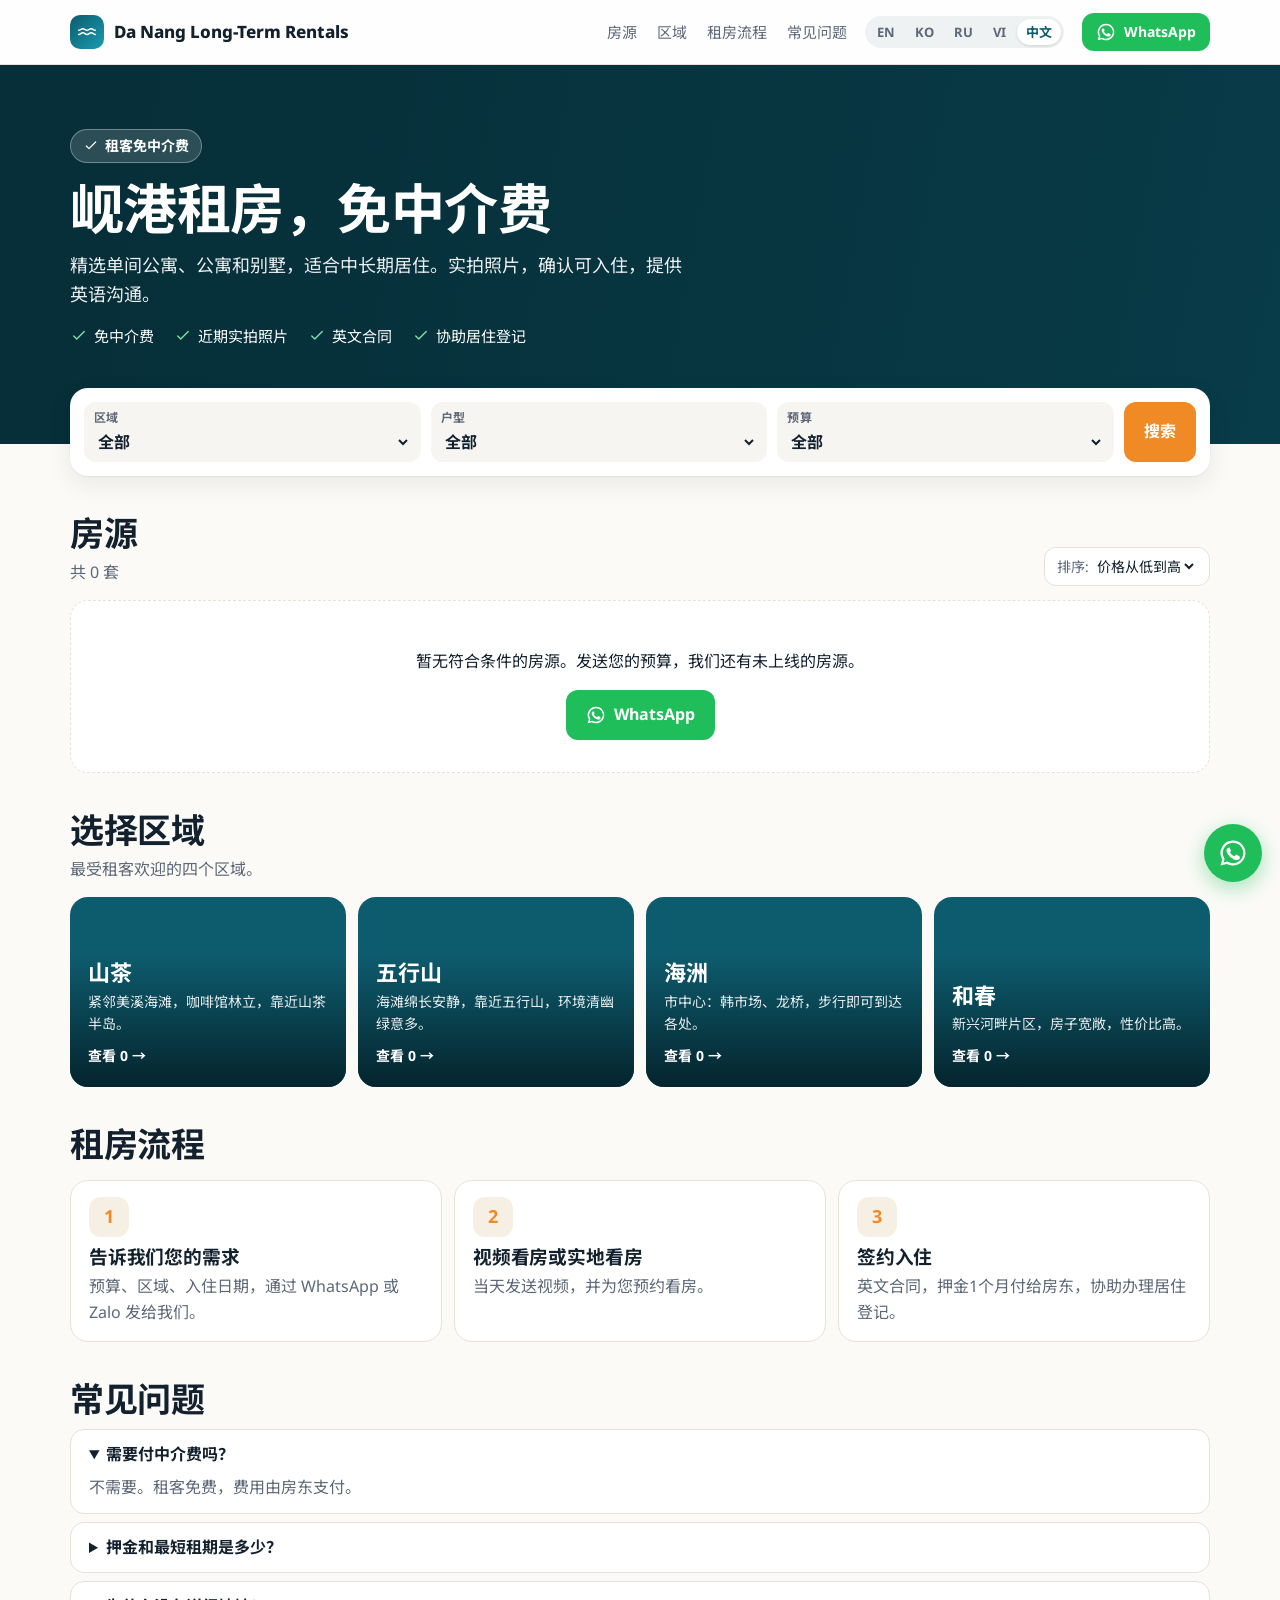
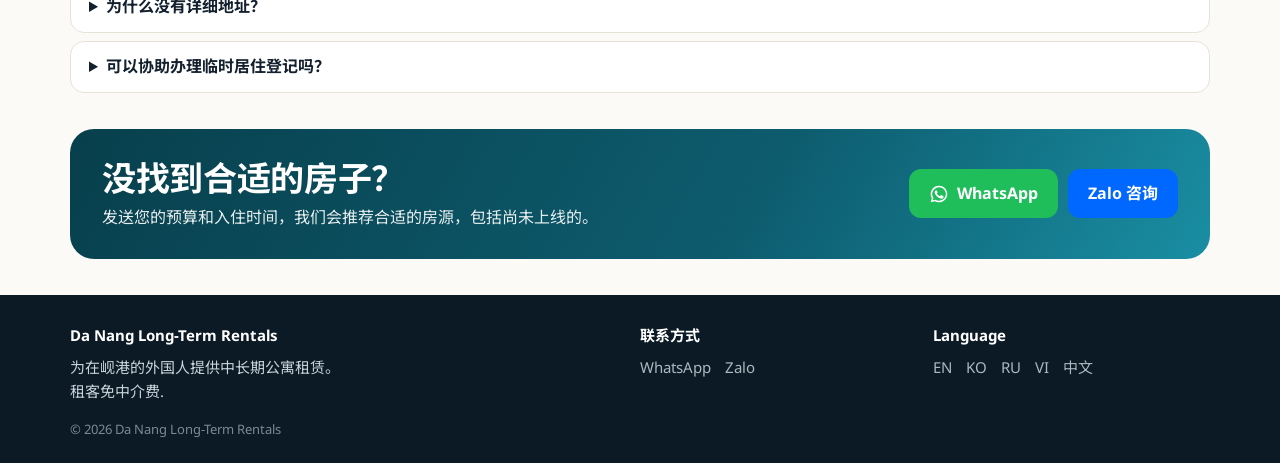
<file: zh/index.html>
<!doctype html><html lang="zh-CN"><head><meta charset="utf-8"><meta name="viewport" content="width=device-width,initial-scale=1">
<title>岘港租房，免中介费 – Da Nang Long-Term Rentals</title><meta name="description" content="精选单间公寓、公寓和别墅，适合中长期居住。实拍照片，确认可入住，提供英语沟通。"><meta property="og:title" content="岘港租房，免中介费 – Da Nang Long-Term Rentals"><meta property="og:type" content="website">
<meta property="og:description" content="精选单间公寓、公寓和别墅，适合中长期居住。实拍照片，确认可入住，提供英语沟通。"><link rel="alternate" hreflang="en" href="https://thuatdnn.github.io/danang-rentals/en/"><link rel="alternate" hreflang="ko" href="https://thuatdnn.github.io/danang-rentals/ko/"><link rel="alternate" hreflang="ru" href="https://thuatdnn.github.io/danang-rentals/ru/"><link rel="alternate" hreflang="vi" href="https://thuatdnn.github.io/danang-rentals/vi/"><link rel="alternate" hreflang="zh-CN" href="https://thuatdnn.github.io/danang-rentals/zh/"><meta name="theme-color" content="#0d5c6e"><link rel="preconnect" href="https://fonts.googleapis.com"><link rel="preconnect" href="https://fonts.gstatic.com" crossorigin><link rel="stylesheet" href="https://fonts.googleapis.com/css2?family=Noto+Sans:wght@400;600;700;800&family=Noto+Sans+SC:wght@400;700;800&display=swap"><link rel="stylesheet" href="../style.css"><script type="application/ld+json">{"@context": "https://schema.org", "@type": "RealEstateAgent", "name": "Da Nang Long-Term Rentals", "areaServed": "Da Nang, Vietnam", "url": "https://thuatdnn.github.io/danang-rentals/zh/"}</script></head><body class="">
<header class="top"><div class="w"><a class="logo" href="./"><b><svg class="i" viewBox="0 0 24 24" width="20" height="20" fill="none" stroke="currentColor" stroke-width="1.8" stroke-linecap="round" stroke-linejoin="round" aria-hidden="true"><path d="M2 15c2.5 0 2.5-2 5-2s2.5 2 5 2 2.5-2 5-2 2.5 2 5 2M2 10c2.5 0 2.5-2 5-2s2.5 2 5 2 2.5-2 5-2 2.5 2 5 2"/></svg></b>Da Nang Long-Term Rentals</a><nav class="menu"><a href="./#list">房源</a><a href="./#areas">区域</a><a href="./#how">租房流程</a><a href="./#faq">常见问题</a></nav>
<div class="langs"><a href="../en/">EN</a><a href="../ko/">KO</a><a href="../ru/">RU</a><a href="../vi/">VI</a><a href="../zh/" class=on>中文</a></div><a class="btn wa sm cw" href="#" data-wa="您好，我想在岘港租房 (website)。" rel="nofollow"><svg viewBox="0 0 24 24" width="20" height="20" fill="currentColor" aria-hidden="true"><path d="M12 2a10 10 0 00-8.6 15.1L2 22l5-1.3A10 10 0 1012 2zm0 18.2a8.2 8.2 0 01-4.2-1.2l-.3-.2-3 .8.8-2.9-.2-.3A8.2 8.2 0 1112 20.2zm4.5-6.1c-.2-.1-1.5-.7-1.7-.8s-.4-.1-.6.1-.7.8-.8 1-.3.2-.5.1a6.7 6.7 0 01-3.3-2.9c-.3-.4.3-.4.7-1.3.1-.2 0-.3 0-.4l-.8-1.8c-.2-.5-.4-.4-.6-.4h-.5a1 1 0 00-.7.3 3 3 0 00-.9 2.2 5.2 5.2 0 001.1 2.7 11.8 11.8 0 004.5 4c1.7.7 2.3.8 3.2.6a2.7 2.7 0 001.8-1.2 2.2 2.2 0 00.1-1.3c0-.1-.2-.2-.4-.3z"/></svg>WhatsApp</a></div></header>
<section class="hero"><div class="w"><span class="pill"><svg class="i" viewBox="0 0 24 24" width="16" height="16" fill="none" stroke="currentColor" stroke-width="1.8" stroke-linecap="round" stroke-linejoin="round" aria-hidden="true"><path d="M5 12l4 4 10-10"/></svg>租客免中介费</span><h1>岘港租房，免中介费</h1><p>精选单间公寓、公寓和别墅，适合中长期居住。实拍照片，确认可入住，提供英语沟通。</p>
<div class="trust"><span><svg class="i" viewBox="0 0 24 24" width="18" height="18" fill="none" stroke="currentColor" stroke-width="1.8" stroke-linecap="round" stroke-linejoin="round" aria-hidden="true"><path d="M5 12l4 4 10-10"/></svg>免中介费</span><span><svg class="i" viewBox="0 0 24 24" width="18" height="18" fill="none" stroke="currentColor" stroke-width="1.8" stroke-linecap="round" stroke-linejoin="round" aria-hidden="true"><path d="M5 12l4 4 10-10"/></svg>近期实拍照片</span><span><svg class="i" viewBox="0 0 24 24" width="18" height="18" fill="none" stroke="currentColor" stroke-width="1.8" stroke-linecap="round" stroke-linejoin="round" aria-hidden="true"><path d="M5 12l4 4 10-10"/></svg>英文合同</span><span><svg class="i" viewBox="0 0 24 24" width="18" height="18" fill="none" stroke="currentColor" stroke-width="1.8" stroke-linecap="round" stroke-linejoin="round" aria-hidden="true"><path d="M5 12l4 4 10-10"/></svg>协助居住登记</span></div></div></section>
<div class="w"><form name="f" class="search"><label>区域<select name="a"><option value="">全部</option><option value="Sơn Trà">山茶</option><option value="Ngũ Hành Sơn">五行山</option><option value="Hải Châu">海洲</option><option value="Hoà Xuân">和春</option></select></label>
<label>户型<select name="t"><option value="">全部</option><option value="studio">单间公寓</option><option value="1br">一室公寓</option><option value="2br">两室公寓</option><option value="villa">别墅</option></select></label>
<label>预算<select name="p"><option value="">全部</option><option value="8">8百万越南盾以内</option><option value="10">10百万越南盾以内</option><option value="12">12百万越南盾以内</option><option value="15">15百万越南盾以内</option><option value="20">20百万越南盾以内</option><option value="30">30百万越南盾以内</option><option value="50">50百万越南盾以内</option></select></label><button class="btn pri">搜索</button></form>
<section id="list"><div class="bar"><div><h2>房源</h2><p class="lead" id="k" data-f="共 {n} 套"></p></div>
<label>排序: <select id="o"><option value="a">价格从低到高</option><option value="d">价格从高到低</option></select></label></div>
<div class="g" id="g"></div>
<div id="none" hidden><p>暂无符合条件的房源。发送您的预算，我们还有未上线的房源。</p><a class="btn wa" href="#" data-wa="您好，我想在岘港租房 (website)。" rel="nofollow"><svg viewBox="0 0 24 24" width="20" height="20" fill="currentColor" aria-hidden="true"><path d="M12 2a10 10 0 00-8.6 15.1L2 22l5-1.3A10 10 0 1012 2zm0 18.2a8.2 8.2 0 01-4.2-1.2l-.3-.2-3 .8.8-2.9-.2-.3A8.2 8.2 0 1112 20.2zm4.5-6.1c-.2-.1-1.5-.7-1.7-.8s-.4-.1-.6.1-.7.8-.8 1-.3.2-.5.1a6.7 6.7 0 01-3.3-2.9c-.3-.4.3-.4.7-1.3.1-.2 0-.3 0-.4l-.8-1.8c-.2-.5-.4-.4-.6-.4h-.5a1 1 0 00-.7.3 3 3 0 00-.9 2.2 5.2 5.2 0 001.1 2.7 11.8 11.8 0 004.5 4c1.7.7 2.3.8 3.2.6a2.7 2.7 0 001.8-1.2 2.2 2.2 0 00.1-1.3c0-.1-.2-.2-.4-.3z"/></svg>WhatsApp</a></div></section>
<section id="areas"><h2>选择区域</h2><p class="lead">最受租客欢迎的四个区域。</p><div class="areas"><a class="ar" href="?a=S%C6%A1n%20Tr%C3%A0#list"><div><h3>山茶</h3><p>紧邻美溪海滩，咖啡馆林立，靠近山茶半岛。</p><span>查看 0 →</span></div></a><a class="ar" href="?a=Ng%C5%A9%20H%C3%A0nh%20S%C6%A1n#list"><div><h3>五行山</h3><p>海滩绵长安静，靠近五行山，环境清幽绿意多。</p><span>查看 0 →</span></div></a><a class="ar" href="?a=H%E1%BA%A3i%20Ch%C3%A2u#list"><div><h3>海洲</h3><p>市中心：韩市场、龙桥，步行即可到达各处。</p><span>查看 0 →</span></div></a><a class="ar" href="?a=Ho%C3%A0%20Xu%C3%A2n#list"><div><h3>和春</h3><p>新兴河畔片区，房子宽敞，性价比高。</p><span>查看 0 →</span></div></a></div></section>
<section id="how"><h2>租房流程</h2><div class="how"><div><b>1</b><h3>告诉我们您的需求</h3><p>预算、区域、入住日期，通过 WhatsApp 或 Zalo 发给我们。</p></div><div><b>2</b><h3>视频看房或实地看房</h3><p>当天发送视频，并为您预约看房。</p></div><div><b>3</b><h3>签约入住</h3><p>英文合同，押金1个月付给房东，协助办理居住登记。</p></div></div></section>
<section id="faq"><h2>常见问题</h2><details open><summary>需要付中介费吗？</summary><p>不需要。租客免费，费用由房东支付。</p></details><details><summary>押金和最短租期是多少？</summary><p>通常押金为1个月，直接付给房东。如无特别说明，最短租期为3个月。</p></details><details><summary>为什么没有详细地址？</summary><p>为保护房东隐私，确定看房时间后我们会发送详细地址。</p></details><details><summary>可以协助办理临时居住登记吗？</summary><p>可以。我们会指导您和房东办理登记，并提供英文合同。</p></details></section>
<div class="cta"><div><h2>没找到合适的房子？</h2><p>发送您的预算和入住时间，我们会推荐合适的房源，包括尚未上线的。</p></div><div class="acts"><a class="btn wa" href="#" data-wa="您好，我想在岘港租房 (website)。" rel="nofollow"><svg viewBox="0 0 24 24" width="20" height="20" fill="currentColor" aria-hidden="true"><path d="M12 2a10 10 0 00-8.6 15.1L2 22l5-1.3A10 10 0 1012 2zm0 18.2a8.2 8.2 0 01-4.2-1.2l-.3-.2-3 .8.8-2.9-.2-.3A8.2 8.2 0 1112 20.2zm4.5-6.1c-.2-.1-1.5-.7-1.7-.8s-.4-.1-.6.1-.7.8-.8 1-.3.2-.5.1a6.7 6.7 0 01-3.3-2.9c-.3-.4.3-.4.7-1.3.1-.2 0-.3 0-.4l-.8-1.8c-.2-.5-.4-.4-.6-.4h-.5a1 1 0 00-.7.3 3 3 0 00-.9 2.2 5.2 5.2 0 001.1 2.7 11.8 11.8 0 004.5 4c1.7.7 2.3.8 3.2.6a2.7 2.7 0 001.8-1.2 2.2 2.2 0 00.1-1.3c0-.1-.2-.2-.4-.3z"/></svg>WhatsApp</a>
<a class="btn za" href="#" data-za="" rel="nofollow">Zalo 咨询</a></div></div></div>
<footer><div class="w"><div><b>Da Nang Long-Term Rentals</b>为在岘港的外国人提供中长期公寓租赁。<br>租客免中介费.</div>
<div><b>联系方式</b><a href="#" data-wa="您好，我想在岘港租房 (website)。" rel="nofollow">WhatsApp</a><a href="#" data-za="" rel="nofollow">Zalo</a></div>
<div><b>Language</b><a href="../en/">EN</a><a href="../ko/">KO</a><a href="../ru/">RU</a><a href="../vi/">VI</a><a href="../zh/">中文</a></div>
<div style="grid-column:1/-1;opacity:.6;font-size:13px">© 2026 Da Nang Long-Term Rentals</div></div></footer>
<a class="fab" href="#" data-wa="您好，我想在岘港租房 (website)。" rel="nofollow" aria-label="WhatsApp"><svg viewBox="0 0 24 24" width="20" height="20" fill="currentColor" aria-hidden="true"><path d="M12 2a10 10 0 00-8.6 15.1L2 22l5-1.3A10 10 0 1012 2zm0 18.2a8.2 8.2 0 01-4.2-1.2l-.3-.2-3 .8.8-2.9-.2-.3A8.2 8.2 0 1112 20.2zm4.5-6.1c-.2-.1-1.5-.7-1.7-.8s-.4-.1-.6.1-.7.8-.8 1-.3.2-.5.1a6.7 6.7 0 01-3.3-2.9c-.3-.4.3-.4.7-1.3.1-.2 0-.3 0-.4l-.8-1.8c-.2-.5-.4-.4-.6-.4h-.5a1 1 0 00-.7.3 3 3 0 00-.9 2.2 5.2 5.2 0 001.1 2.7 11.8 11.8 0 004.5 4c1.7.7 2.3.8 3.2.6a2.7 2.7 0 001.8-1.2 2.2 2.2 0 00.1-1.3c0-.1-.2-.2-.4-.3z"/></svg></a><script>(()=>{const n=[...'99909569748'].reverse().join('');document.querySelectorAll('[data-wa]').forEach(a=>a.href='https://wa.me/'+n+'?text='+encodeURIComponent(a.dataset.wa));document.querySelectorAll('[data-za]').forEach(a=>{a.href=a.dataset.za||'https://zalo.me/0'+n.slice(2);a.target='_blank'})})();const f=document.forms.f,g=document.getElementById('g'),cs=[...g.children],n=document.getElementById('none'),k=document.getElementById('k'),o=document.getElementById('o');
const q=new URLSearchParams(location.search);['a','t','p'].forEach(x=>{if(q.get(x))f[x].value=q.get(x)});
function go(){let m=0;cs.forEach(c=>{const ok=(!f.a.value||c.dataset.a==f.a.value)&&(!f.t.value||c.dataset.t==f.t.value)&&(!f.p.value||+c.dataset.p<=+f.p.value);c.hidden=!ok;m+=ok});
n.hidden=m>0;k.textContent=k.dataset.f.replace('{n}',m);const s=o.value;cs.slice().sort((x,y)=>(x.dataset.r-y.dataset.r)||(s=='d'?y.dataset.p-x.dataset.p:x.dataset.p-y.dataset.p)).forEach(c=>g.appendChild(c))}
f.oninput=o.oninput=go;f.onsubmit=e=>{e.preventDefault();go();document.getElementById('list').scrollIntoView()};go();</script></body></html>
</file>
<file: style.css>
:root{--ink:#13202e;--mut:#5d6878;--br:#0d5c6e;--br2:#083f4c;--ac:#f08a24;--sand:#f5efe4;--bg:#fbfaf7;--ln:#e7e2d8;--wa:#1fbe5a;--za:#0068ff;--r:18px;--sh:0 1px 2px #0d1b2a0f,0 8px 24px #0d1b2a14}
*{box-sizing:border-box}:lang(ko) body{font-family:"Noto Sans","Noto Sans KR","Apple SD Gothic Neo","Malgun Gothic",sans-serif}:lang(zh) body{font-family:"Noto Sans","Noto Sans SC","PingFang SC","Microsoft YaHei",sans-serif}html{scroll-behavior:smooth}body{margin:0;font:16px/1.6 "Noto Sans",system-ui,-apple-system,"Segoe UI",Roboto,Arial,sans-serif;color:var(--ink);background:var(--bg)}
a{color:inherit;text-decoration:none}img{max-width:100%;display:block}.w{max-width:1180px;margin:auto;padding:0 20px}.i{flex:none;vertical-align:-3px}
h1,h2,h3{line-height:1.25;margin:0;letter-spacing:-.01em}h2{font-size:clamp(24px,3vw,34px)}.lead{color:var(--mut);margin:6px 0 0}
.top{position:sticky;top:0;z-index:20;background:#fffc;backdrop-filter:blur(10px);border-bottom:1px solid var(--ln)}
.top .w{display:flex;align-items:center;gap:18px;height:64px}.logo{display:flex;align-items:center;gap:10px;font-weight:800;font-size:17px}
.logo b{width:34px;height:34px;border-radius:10px;background:linear-gradient(135deg,var(--br),#1a9bb0);color:#fff;display:grid;place-items:center}
.menu{display:flex;gap:20px;margin-left:auto;font-size:15px;color:var(--mut)}.menu a:hover{color:var(--br)}
.langs{display:flex;gap:2px;background:#eef2f3;border-radius:99px;padding:3px}.langs a{white-space:nowrap;padding:3px 9px;border-radius:99px;font-size:13px;font-weight:700;color:var(--mut)}.langs a.on{background:#fff;color:var(--br);box-shadow:0 1px 3px #0002}
.btn{display:inline-flex;align-items:center;justify-content:center;gap:8px;padding:12px 20px;border-radius:12px;font-weight:700;border:0;cursor:pointer;font:inherit;font-weight:700;transition:transform .15s,box-shadow .15s}
.btn:hover{transform:translateY(-1px);box-shadow:var(--sh)}.wa{background:var(--wa);color:#fff}.za{background:var(--za);color:#fff}.pri{background:var(--ac);color:#fff}.gh{background:#fff;color:var(--ink);border:1px solid var(--ln)}.sm{padding:8px 14px;font-size:14px}
.hero{position:relative;color:#fff;background:var(--br2) center/cover;padding:64px 0 96px}.hero:before{content:"";position:absolute;inset:0;background:linear-gradient(100deg,#062e38f2 10%,#062e3899 55%,#062e3833)}
.hero .w{position:relative}.pill{display:inline-flex;align-items:center;gap:6px;background:#ffffff26;border:1px solid #fff5;padding:5px 12px;border-radius:99px;font-size:14px;font-weight:700}
.hero h1{font-size:clamp(32px,5vw,54px);max-width:760px;margin:12px 0 8px}.hero p{max-width:620px;font-size:18px;opacity:.92;margin:0}
.trust{display:flex;flex-wrap:wrap;gap:8px 20px;margin-top:16px;font-size:15px}.trust span{display:flex;gap:6px;align-items:center}.trust .i{color:#7ee2a8}
.search{position:relative;margin:-56px auto 0;z-index:5;background:#fff;border-radius:var(--r);box-shadow:var(--sh);padding:14px;display:grid;grid-template-columns:repeat(3,1fr) auto;gap:10px}
.search label{display:flex;flex-direction:column;font-size:12px;font-weight:700;color:var(--mut);text-transform:uppercase;letter-spacing:.04em;padding:6px 10px;border-radius:12px;background:#f6f5f1}
.search select,.bar select{border:0;background:transparent;font:inherit;font-size:16px;color:var(--ink);padding:2px 0;outline:0;text-transform:none;letter-spacing:0}
.stats{display:grid;grid-template-columns:repeat(3,1fr);gap:12px;margin:18px 0 0}.stats div{background:var(--sand);border-radius:var(--r);padding:12px 18px}.stats b{display:block;font-size:28px;color:var(--br)}.stats span{color:var(--mut);font-size:14px}
section{padding:36px 0 0}.bar{display:flex;align-items:end;justify-content:space-between;gap:12px;flex-wrap:wrap;margin-bottom:14px}
.bar label{font-size:14px;color:var(--mut);background:#fff;border:1px solid var(--ln);border-radius:12px;padding:6px 12px}.bar select{font-size:14px}
.g{display:grid;grid-template-columns:repeat(auto-fill,minmax(270px,1fr));gap:16px}
.c{background:#fff;border-radius:var(--r);overflow:hidden;border:1px solid var(--ln);display:flex;flex-direction:column;transition:transform .2s,box-shadow .2s}.c:hover{transform:translateY(-3px);box-shadow:var(--sh)}
.c .im{position:relative;aspect-ratio:4/3;overflow:hidden;background:linear-gradient(135deg,#cfe3e7,#f2e6d2)}.c .im img{width:100%;height:100%;object-fit:cover;transition:transform .5s}.c:hover .im img{transform:scale(1.05)}
.tag{position:absolute;top:12px;left:12px;background:#fff;color:var(--ink);font-size:12px;font-weight:800;padding:4px 10px;border-radius:99px;box-shadow:0 1px 3px #0003}
.tag.rd{background:#c0392b;color:#fff}.cnt{position:absolute;bottom:10px;right:10px;background:#000a;color:#fff;font-size:12px;padding:3px 8px;border-radius:8px;display:flex;gap:4px;align-items:center}
.c .bd{padding:14px 16px 16px;display:flex;flex-direction:column;gap:6px;flex:1}.c h3{font-size:17px}.loc{color:var(--mut);font-size:14px;display:flex;gap:4px;align-items:center}
.specs{display:flex;flex-wrap:wrap;gap:6px 14px;color:var(--mut);font-size:14px}.specs span{display:flex;gap:5px;align-items:center}
.pr{display:flex;align-items:baseline;justify-content:space-between;gap:8px;margin-top:auto;padding-top:10px;border-top:1px dashed var(--ln)}.pr b{font-size:20px;color:var(--br)}.pr small{color:var(--mut)}
.c.r{opacity:.6}.c.r .pr b{text-decoration:line-through}
#none{text-align:center;background:#fff;border:1px dashed var(--ln);border-radius:var(--r);padding:32px}
.areas{display:grid;grid-template-columns:repeat(4,1fr);gap:12px;margin-top:14px}.ar{position:relative;border-radius:var(--r);overflow:hidden;min-height:190px;color:#fff;display:flex;align-items:end;background:var(--br) center/cover}
.ar:before{content:"";position:absolute;inset:0;background:linear-gradient(0deg,#041e26e6,#041e2600 70%)}.ar div{position:relative;padding:18px}.ar h3{font-size:22px}.ar p{margin:4px 0 8px;font-size:14px;opacity:.9}.ar span{font-weight:700;font-size:14px}
.how{display:grid;grid-template-columns:repeat(3,1fr);gap:12px;margin-top:14px}.how div{background:#fff;border:1px solid var(--ln);border-radius:var(--r);padding:16px 18px}.how b{display:grid;place-items:center;width:40px;height:40px;border-radius:12px;background:var(--sand);color:var(--ac);font-size:18px;margin-bottom:8px}.how p{color:var(--mut);margin:6px 0 0}
details{background:#fff;border:1px solid var(--ln);border-radius:14px;padding:12px 18px;margin-top:8px}summary{font-weight:700;cursor:pointer}details p{color:var(--mut);margin:8px 0 0}
.cta{margin-top:36px;background:linear-gradient(120deg,var(--br2),var(--br) 60%,#1a8ea3);color:#fff;border-radius:24px;padding:28px 32px;display:flex;justify-content:space-between;align-items:center;gap:20px;flex-wrap:wrap}.cta p{opacity:.9;max-width:560px;margin:6px 0 0}.cta .acts{display:flex;gap:10px;flex-wrap:wrap}
footer{margin-top:36px;background:#0b1a24;color:#c9d3da;padding:28px 0 24px;font-size:15px}footer .w{display:grid;grid-template-columns:2fr 1fr 1fr;gap:16px}footer b{color:#fff;display:block;margin-bottom:8px}footer a{display:inline-block;margin-right:14px;opacity:.85}
.fab{position:fixed;right:18px;bottom:18px;z-index:30;width:58px;height:58px;border-radius:50%;background:var(--wa);color:#fff;display:grid;place-items:center;box-shadow:0 6px 20px #1fbe5a66}.fab svg{width:30px;height:30px}
.crumb{font-size:14px;color:var(--mut);padding:12px 0 8px}.crumb a:hover{color:var(--br)}
.gal{display:grid;grid-template-columns:2fr 1fr 1fr;grid-template-rows:190px 190px;gap:8px;border-radius:var(--r);overflow:hidden;position:relative}
.gal img{width:100%;height:100%;object-fit:cover;cursor:zoom-in}.gal img:first-child{grid-row:span 2}.gal .ph{background:linear-gradient(135deg,#cfe3e7,#f2e6d2);grid-column:1/-1;grid-row:span 2}
.gal.n1{grid-template-columns:1fr;grid-template-rows:400px}.gal.n2{grid-template-columns:1fr 1fr;grid-template-rows:380px}.gal.n1 img:first-child,.gal.n2 img:first-child{grid-row:auto}.gal.n3{grid-template-columns:2fr 1fr}.gal.n4 img:last-of-type{grid-column:span 2}.gal .btn{position:absolute;right:14px;bottom:14px}.dt{display:grid;grid-template-columns:1fr 340px;gap:24px;margin-top:4px;align-items:start}
.w>div>h1{font-size:clamp(26px,3.4vw,36px)}.facts{display:flex;flex-wrap:wrap;gap:8px;margin:14px 0 0}.facts>div{flex:1 1 150px}
.facts div{background:#fff;border:1px solid var(--ln);border-radius:14px;padding:10px 12px;display:flex;gap:10px;align-items:center}.facts .i{color:var(--br)}.facts small{display:block;color:var(--mut);font-size:12px}
.box{background:#fff;border:1px solid var(--ln);border-radius:var(--r);padding:16px 18px;margin-top:12px}.box h2{font-size:19px;margin-bottom:8px}
.ck{list-style:none;padding:0;margin:0;display:grid;gap:4px 16px;grid-template-columns:repeat(auto-fill,minmax(220px,1fr))}.ck li{display:flex;gap:8px}.ck .i{color:#1a9d58;margin-top:3px}
.kv{display:grid;grid-template-columns:auto 1fr;gap:8px 18px;margin:0}.kv dt{color:var(--mut)}.kv dd{margin:0;font-weight:600}
.side{position:sticky;top:76px;background:#fff;border:1px solid var(--ln);border-radius:var(--r);padding:18px;box-shadow:var(--sh);display:grid;gap:10px}
.side .big{font-size:30px;font-weight:800;color:var(--br);line-height:1.1}.side small{color:var(--mut)}.ok{color:#17643a;background:#e6f6ec;border-radius:10px;padding:8px 12px;font-weight:700;font-size:14px;display:flex;gap:6px;align-items:center}
.side .btn{width:100%}.rb{background:#fdecea;color:#a3271b;border-radius:10px;padding:10px;font-weight:800;text-align:center}
.map{position:relative;border-radius:14px;overflow:hidden;height:300px;background:var(--sand);margin:0 0 8px}.map iframe{position:absolute;inset:0;width:100%;height:100%;border:0}
.map:after{content:"";position:absolute;left:50%;top:50%;width:110px;aspect-ratio:1;transform:translate(-50%,-50%);border-radius:50%;background:#0d5c6e22;border:2px solid #0d5c6e88;pointer-events:none}
.map.wide:after{width:200px}.mapn{color:var(--mut);font-size:14px;margin:0 0 8px}
.mbar{display:none}#lb{position:fixed;inset:0;background:#000e;z-index:50;display:none;align-items:center;justify-content:center}#lb.on{display:flex}#lb img{max-width:92vw;max-height:84vh;border-radius:8px}
#lb button{position:absolute;background:#fff2;color:#fff;border:0;width:48px;height:48px;border-radius:50%;font-size:24px;cursor:pointer}#lb .x{top:16px;right:16px}#lb .pv{left:16px}#lb .nx{right:16px}#lb span{position:absolute;bottom:18px;color:#fff;font-size:14px}
@media(max-width:900px){.menu{display:none}.langs{margin-left:auto}.search{grid-template-columns:1fr 1fr}.search .btn{grid-column:span 2}.areas{grid-template-columns:1fr 1fr}.how{grid-template-columns:1fr}
.dt{grid-template-columns:1fr}.side{position:static;order:-1}footer .w{grid-template-columns:1fr}}
@media(max-width:640px){.top .cw{display:none}.top .w{gap:10px}.logo{font-size:14px;line-height:1.2;gap:8px}.langs a{padding:3px 6px;font-size:12px}.hero{padding:40px 0 84px}footer{padding-bottom:84px}section{padding-top:28px}.stats{grid-template-columns:1fr 1fr 1fr}.stats div{padding:12px}.stats b{font-size:20px}.areas{grid-template-columns:1fr}.ar{min-height:180px}
.gal{display:flex;overflow-x:auto;scroll-snap-type:x mandatory;grid-template-rows:none;border-radius:0;margin:0 -20px}.gal img{flex:0 0 88%;height:260px;scroll-snap-align:center}.gal .ph{flex:0 0 100%;height:240px}
.mbar{display:flex;position:fixed;left:0;right:0;bottom:0;z-index:30;background:#fff;border-top:1px solid var(--ln);padding:10px 16px;gap:10px;align-items:center}.mbar div{flex:1;line-height:1.2}.mbar b{color:var(--br);font-size:18px}.dpage .fab{display:none}.cta{padding:22px}.map{height:220px}.gal.n1 img,.gal.n2 img{flex:0 0 100%}}
</file>
